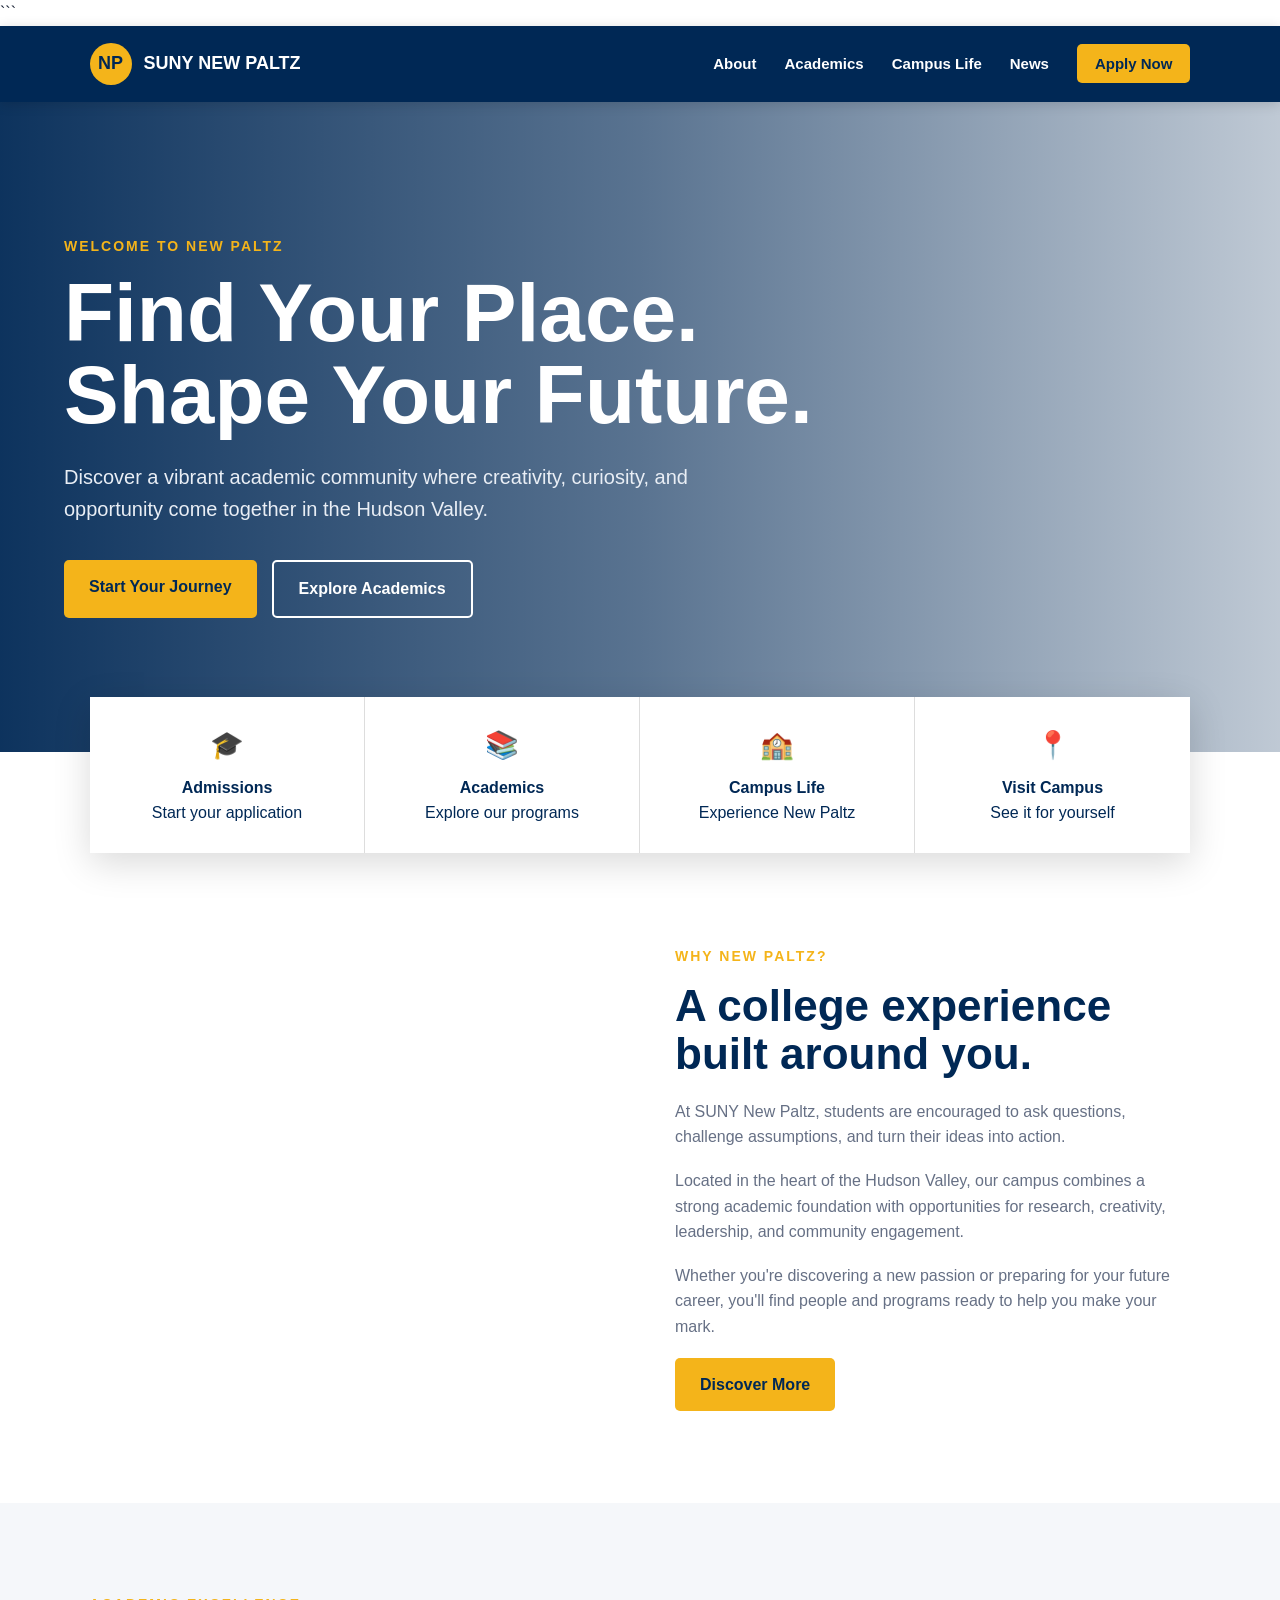
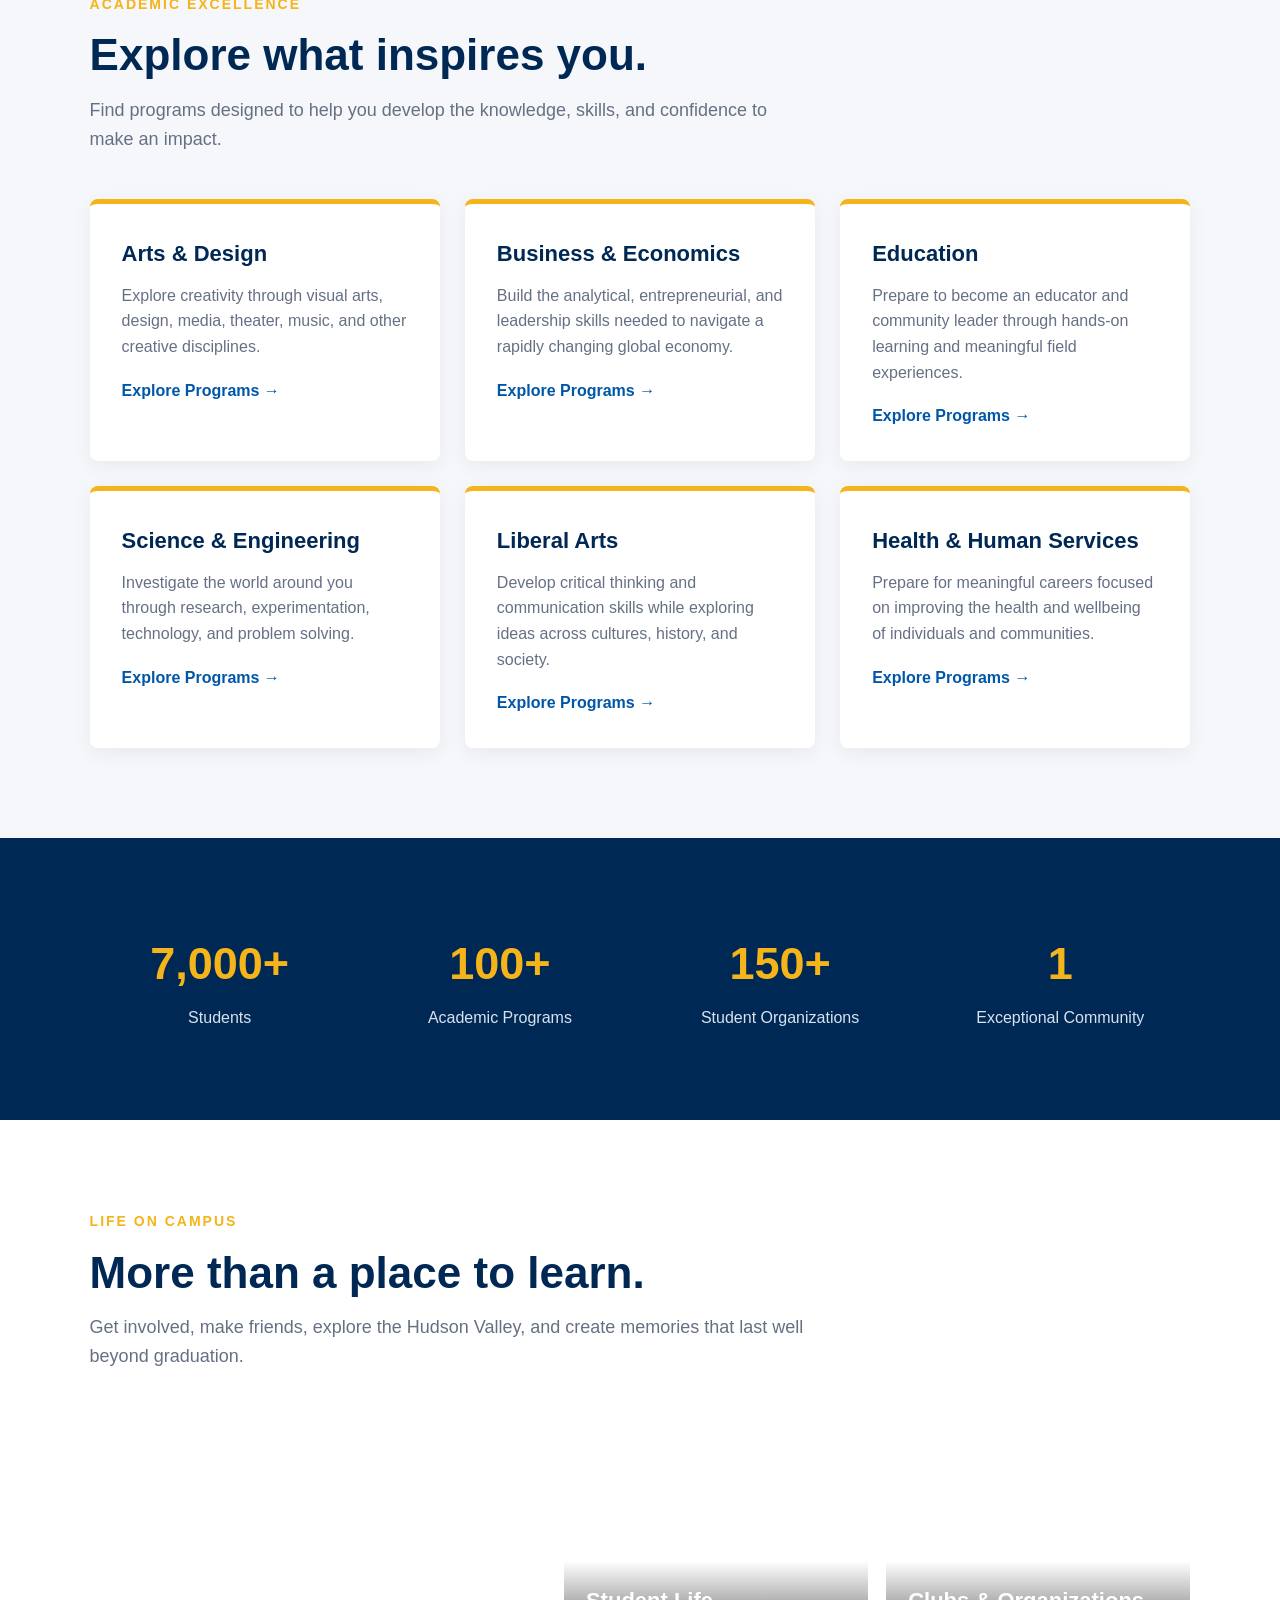
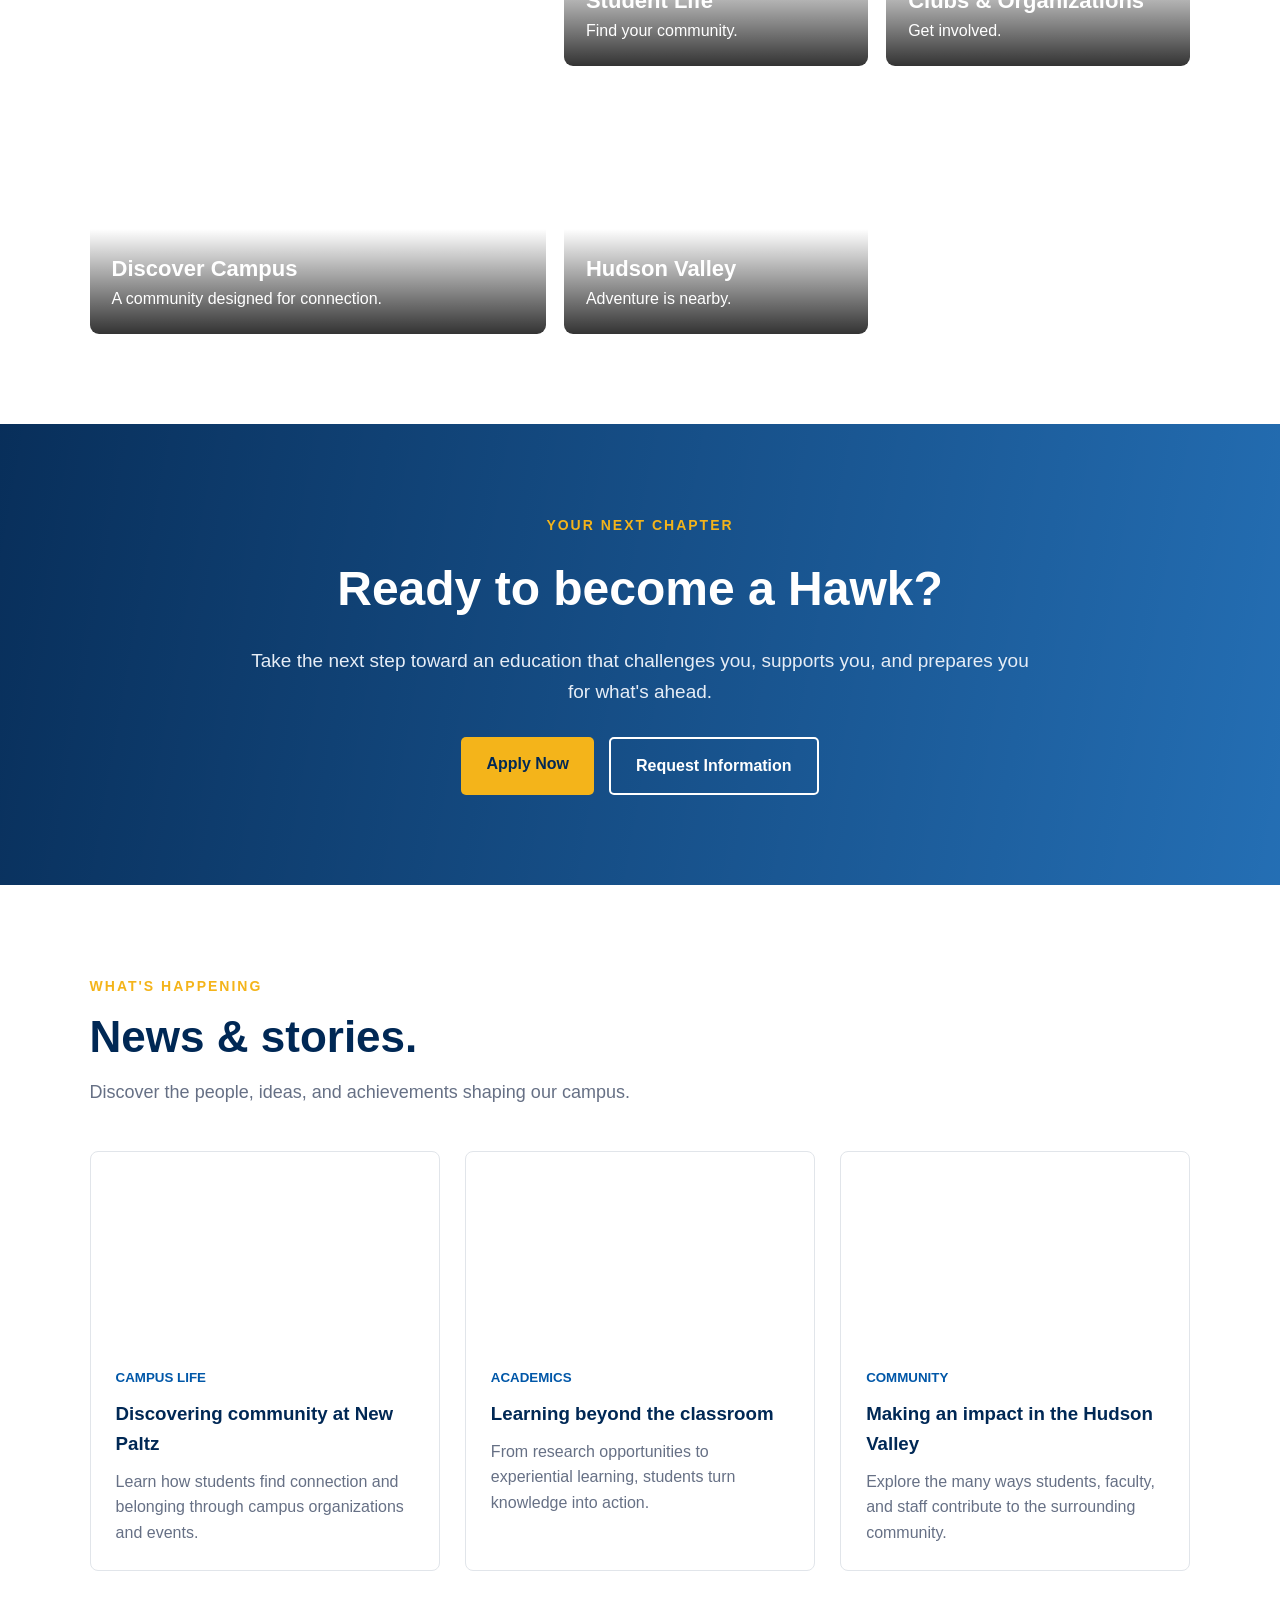
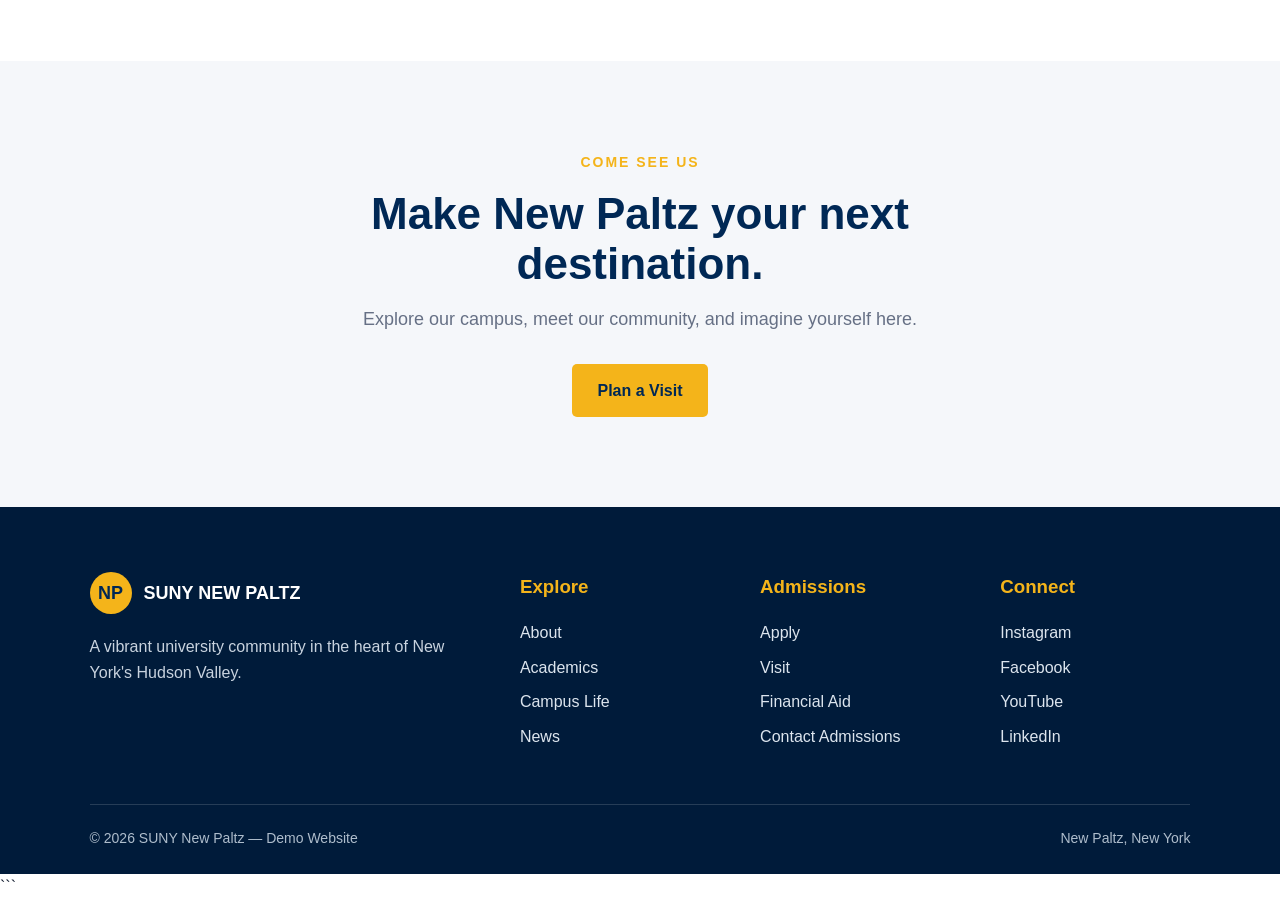
<file: index.html>
```
<!DOCTYPE html>
<html lang="en">
<head>
  <meta charset="UTF-8">
  <meta name="viewport" content="width=device-width, initial-scale=1.0">
  <title>SUNY New Paltz | Discover Your Future</title>

  <style>
    * {
      margin: 0;
      padding: 0;
      box-sizing: border-box;
    }

    :root {
      --navy: #002855;
      --blue: #0057a8;
      --gold: #f4b41a;
      --light: #f5f7fa;
      --dark: #172033;
      --gray: #667085;
      --white: #ffffff;
    }

    html {
      scroll-behavior: smooth;
    }

    body {
      font-family: Arial, Helvetica, sans-serif;
      color: var(--dark);
      line-height: 1.6;
      background: white;
    }

    /* NAVIGATION */
    nav {
      position: sticky;
      top: 0;
      z-index: 1000;
      background: var(--navy);
      color: white;
      height: 76px;
      display: flex;
      align-items: center;
      justify-content: space-between;
      padding: 0 7%;
      box-shadow: 0 2px 12px rgba(0,0,0,.15);
    }

    .logo {
      display: flex;
      align-items: center;
      gap: 12px;
      font-weight: bold;
      font-size: 18px;
    }

    .logo-mark {
      width: 42px;
      height: 42px;
      background: var(--gold);
      color: var(--navy);
      display: flex;
      align-items: center;
      justify-content: center;
      border-radius: 50%;
      font-weight: 900;
    }

    .nav-links {
      display: flex;
      list-style: none;
      gap: 28px;
    }

    .nav-links a {
      color: white;
      text-decoration: none;
      font-weight: 600;
      font-size: 15px;
      transition: .2s;
    }

    .nav-links a:hover {
      color: var(--gray);
    }

    .nav-button {
      background: var(--gold);
      color: var(--navy) !important;
      padding: 11px 18px;
      border-radius: 5px;
    }

    .menu {
      display: none;
      font-size: 28px;
      cursor: pointer;
    }

    /* HERO */
    .hero {
      min-height: 650px;
      position: relative;
      display: flex;
      align-items: center;
      color: white;
      overflow: hidden;
      background:
        linear-gradient(90deg, rgba(0,40,85,.95), rgba(0,40,85,.65), rgba(0,40,85,.25)),
        url("https://images.unsplash.com/photo-1562774053-701939374585?auto=format&fit=crop&w=1800&q=80")
        center/cover;
    }

    .hero-content {
      width: 90%;
      max-width: 1200px;
      margin: auto;
      padding: 70px 0;
    }

    .eyebrow {
      color: var(--gold);
      text-transform: uppercase;
      letter-spacing: 2px;
      font-size: 14px;
      font-weight: bold;
      margin-bottom: 15px;
    }

    .hero h1 {
      font-size: clamp(48px, 7vw, 82px);
      line-height: 1;
      max-width: 850px;
      margin-bottom: 25px;
    }

    .hero p {
      max-width: 650px;
      font-size: 20px;
      color: #e9eef5;
      margin-bottom: 35px;
    }

    .buttons {
      display: flex;
      gap: 15px;
      flex-wrap: wrap;
    }

    .btn {
      display: inline-block;
      padding: 14px 25px;
      text-decoration: none;
      border-radius: 5px;
      font-weight: bold;
      transition: .25s;
    }

    .btn-primary {
      background: var(--gold);
      color: var(--navy);
    }

    .btn-primary:hover {
      transform: translateY(-2px);
      background: #ffd05a;
    }

    .btn-outline {
      border: 2px solid white;
      color: white;
    }

    .btn-outline:hover {
      background: white;
      color: var(--navy);
    }

    /* QUICK LINKS */
    .quick-links {
      background: white;
      margin-top: -55px;
      position: relative;
      z-index: 5;
      width: 86%;
      max-width: 1100px;
      margin-left: auto;
      margin-right: auto;
      box-shadow: 0 10px 35px rgba(0,0,0,.15);
      display: grid;
      grid-template-columns: repeat(4, 1fr);
    }

    .quick-link {
      padding: 27px 20px;
      text-align: center;
      text-decoration: none;
      color: var(--navy);
      border-right: 1px solid #ddd;
      transition: .2s;
    }

    .quick-link:last-child {
      border: none;
    }

    .quick-link:hover {
      background: var(--light);
    }

    .quick-link .icon {
      font-size: 27px;
      margin-bottom: 8px;
    }

    .quick-link strong {
      display: block;
    }

    /* GENERAL */
    section {
      padding: 90px 7%;
    }

    .section-header {
      max-width: 720px;
      margin-bottom: 45px;
    }

    .section-header h2 {
      font-size: 44px;
      line-height: 1.15;
      color: var(--navy);
      margin-bottom: 15px;
    }

    .section-header p {
      color: var(--gray);
      font-size: 18px;
    }

    /* ABOUT */
    .about {
      display: grid;
      grid-template-columns: 1fr 1fr;
      gap: 70px;
      align-items: center;
      max-width: 1250px;
      margin: auto;
    }

    .about-image {
      height: 470px;
      border-radius: 10px;
      background:
        url("https://images.unsplash.com/photo-1541339907198-e08756dedf3f?auto=format&fit=crop&w=1000&q=80")
        center/cover;
    }

    .about-text h2 {
      font-size: 44px;
      color: var(--navy);
      line-height: 1.1;
      margin-bottom: 20px;
    }

    .about-text p {
      color: var(--gray);
      margin-bottom: 18px;
    }

    /* PROGRAMS */
    .programs-section {
      background: var(--light);
    }

    .program-grid {
      max-width: 1250px;
      margin: auto;
      display: grid;
      grid-template-columns: repeat(3, 1fr);
      gap: 25px;
    }

    .program-card {
      background: white;
      padding: 32px;
      border-radius: 8px;
      border-top: 5px solid var(--gold);
      box-shadow: 0 5px 20px rgba(0,0,0,.06);
      transition: .25s;
    }

    .program-card:hover {
      transform: translateY(-6px);
      box-shadow: 0 15px 30px rgba(0,0,0,.12);
    }

    .program-card h3 {
      color: var(--navy);
      margin-bottom: 12px;
      font-size: 22px;
    }

    .program-card p {
      color: var(--gray);
      margin-bottom: 18px;
    }

    .program-card a {
      color: var(--blue);
      font-weight: bold;
      text-decoration: none;
    }

    /* STATS */
    .stats {
      background: var(--navy);
      color: white;
      display: grid;
      grid-template-columns: repeat(4, 1fr);
      text-align: center;
      gap: 20px;
    }

    .stat h3 {
      color: var(--gold);
      font-size: 45px;
      margin-bottom: 5px;
    }

    .stat p {
      color: #d8e2ef;
    }

    /* CAMPUS */
    .campus-grid {
      max-width: 1250px;
      margin: auto;
      display: grid;
      grid-template-columns: 1.5fr 1fr 1fr;
      grid-template-rows: 250px 250px;
      gap: 18px;
    }

    .campus-card {
      border-radius: 9px;
      overflow: hidden;
      position: relative;
      background-size: cover;
      background-position: center;
    }

    .campus-card:first-child {
      grid-row: span 2;
      background-image:
        url("https://images.unsplash.com/photo-1576495199011-eb94736d05d6?auto=format&fit=crop&w=1000&q=80");
    }

    .campus-card:nth-child(2) {
      background-image:
        url("https://images.unsplash.com/photo-1519452575417-564c1401ecc0?auto=format&fit=crop&w=800&q=80");
    }

    .campus-card:nth-child(3) {
      background-image:
        url("https://images.unsplash.com/photo-1531482615713-2afd69097998?auto=format&fit=crop&w=800&q=80");
    }

    .campus-card:nth-child(4) {
      background-image:
        url("https://images.unsplash.com/photo-1500530855697-b586d89ba3ee?auto=format&fit=crop&w=800&q=80");
    }

    .campus-overlay {
      position: absolute;
      bottom: 0;
      left: 0;
      right: 0;
      padding: 22px;
      color: white;
      background: linear-gradient(transparent, rgba(0,0,0,.8));
    }

    .campus-overlay h3 {
      font-size: 22px;
    }

    /* ADMISSIONS */
    .admissions {
      background:
        linear-gradient(100deg, rgba(0,40,85,.97), rgba(0,87,168,.86)),
        url("https://images.unsplash.com/photo-1523050854058-8df90110c9f1?auto=format&fit=crop&w=1600&q=80")
        center/cover;
      color: white;
      text-align: center;
    }

    .admissions-content {
      max-width: 800px;
      margin: auto;
    }

    .admissions h2 {
      font-size: 48px;
      margin-bottom: 18px;
    }

    .admissions p {
      color: #e6edf6;
      font-size: 19px;
      margin-bottom: 30px;
    }

    /* NEWS */
    .news-grid {
      max-width: 1250px;
      margin: auto;
      display: grid;
      grid-template-columns: repeat(3, 1fr);
      gap: 25px;
    }

    .news-card {
      border: 1px solid #e1e5ea;
      border-radius: 8px;
      overflow: hidden;
      background: white;
    }

    .news-image {
      height: 190px;
      background-size: cover;
      background-position: center;
    }

    .news-card:nth-child(1) .news-image {
      background-image: url("https://images.unsplash.com/photo-1523240795612-9a054b0db644?auto=format&fit=crop&w=800&q=80");
    }

    .news-card:nth-child(2) .news-image {
      background-image: url("https://images.unsplash.com/photo-1524178232363-1fb2b075b655?auto=format&fit=crop&w=800&q=80");
    }

    .news-card:nth-child(3) .news-image {
      background-image: url("https://images.unsplash.com/photo-1498243691581-b145c3f54a5a?auto=format&fit=crop&w=800&q=80");
    }

    .news-content {
      padding: 25px;
    }

    .news-content small {
      color: var(--blue);
      font-weight: bold;
    }

    .news-content h3 {
      color: var(--navy);
      margin: 10px 0;
    }

    .news-content p {
      color: var(--gray);
    }

    /* FOOTER */
    footer {
      background: #001b3a;
      color: white;
      padding: 65px 7% 25px;
    }

    .footer-grid {
      max-width: 1250px;
      margin: auto;
      display: grid;
      grid-template-columns: 2fr 1fr 1fr 1fr;
      gap: 50px;
    }

    footer h3 {
      margin-bottom: 18px;
      color: var(--gold);
    }

    footer p {
      color: #c8d3df;
    }

    footer ul {
      list-style: none;
    }

    footer li {
      margin-bottom: 9px;
    }

    footer a {
      color: #dce5ee;
      text-decoration: none;
    }

    footer a:hover {
      color: var(--gold);
    }

    .footer-bottom {
      max-width: 1250px;
      margin: 45px auto 0;
      padding-top: 22px;
      border-top: 1px solid rgba(255,255,255,.15);
      color: #aebdcc;
      font-size: 14px;
      display: flex;
      justify-content: space-between;
    }

    /* MOBILE */
    @media (max-width: 850px) {
      nav {
        padding: 0 5%;
      }

      .nav-links {
        display: none;
        position: absolute;
        top: 76px;
        left: 0;
        width: 100%;
        background: var(--navy);
        flex-direction: column;
        padding: 25px;
        gap: 18px;
      }

      .nav-links.active {
        display: flex;
      }

      .menu {
        display: block;
      }

      .quick-links {
        grid-template-columns: repeat(2, 1fr);
      }

      .quick-link:nth-child(2) {
        border-right: none;
      }

      .quick-link:nth-child(-n+2) {
        border-bottom: 1px solid #ddd;
      }

      .about {
        grid-template-columns: 1fr;
      }

      .program-grid,
      .news-grid {
        grid-template-columns: 1fr;
      }

      .stats {
        grid-template-columns: repeat(2, 1fr);
      }

      .campus-grid {
        grid-template-columns: 1fr;
        grid-template-rows: repeat(4, 220px);
      }

      .campus-card:first-child {
        grid-row: auto;
      }

      .footer-grid {
        grid-template-columns: 1fr 1fr;
      }

      .footer-bottom {
        flex-direction: column;
        gap: 10px;
      }
    }

    @media (max-width: 500px) {
      .hero {
        min-height: 600px;
      }

      .hero h1 {
        font-size: 46px;
      }

      .quick-links {
        width: 92%;
      }

      section {
        padding: 65px 5%;
      }

      .section-header h2,
      .about-text h2 {
        font-size: 35px;
      }

      .admissions h2 {
        font-size: 36px;
      }

      .footer-grid {
        grid-template-columns: 1fr;
      }
    }
  </style>
</head>

<body>

  <!-- NAVIGATION -->
  <nav>
    <div class="logo">
      <div class="logo-mark">NP</div>
      <span>SUNY NEW PALTZ</span>
    </div>

    <ul class="nav-links" id="navLinks">
      <li><a href="#about">About</a></li>
      <li><a href="academics.html">Academics</a></li>
      <li><a href="#campus">Campus Life</a></li>
      <li><a href="#news">News</a></li>
      <li><a href="#admissions" class="nav-button">Apply Now</a></li>
    </ul>

    <div class="menu" onclick="toggleMenu()">☰</div>
  </nav>

  <!-- HERO -->
  <header class="hero">
    <div class="hero-content">
      <div class="eyebrow">Welcome to New Paltz</div>

      <h1>Find Your Place. Shape Your Future.</h1>

      <p>
        Discover a vibrant academic community where creativity,
        curiosity, and opportunity come together in the Hudson Valley.
      </p>

      <div class="buttons">
        <a href="#admissions" class="btn btn-primary">Start Your Journey</a>
        <a href="#academics" class="btn btn-outline">Explore Academics</a>
      </div>
    </div>
  </header>

  <!-- QUICK LINKS -->
  <div class="quick-links">
    <a href="#admissions" class="quick-link">
      <div class="icon">🎓</div>
      <strong>Admissions</strong>
      <span>Start your application</span>
    </a>

    <a href="#academics" class="quick-link">
      <div class="icon">📚</div>
      <strong>Academics</strong>
      <span>Explore our programs</span>
    </a>

    <a href="#campus" class="quick-link">
      <div class="icon">🏫</div>
      <strong>Campus Life</strong>
      <span>Experience New Paltz</span>
    </a>

    <a href="#visit" class="quick-link">
      <div class="icon">📍</div>
      <strong>Visit Campus</strong>
      <span>See it for yourself</span>
    </a>
  </div>

  <!-- ABOUT -->
  <section id="about">
    <div class="about">

      <div class="about-image"></div>

      <div class="about-text">
        <div class="eyebrow">Why New Paltz?</div>

        <h2>A college experience built around you.</h2>

        <p>
          At SUNY New Paltz, students are encouraged to ask questions,
          challenge assumptions, and turn their ideas into action.
        </p>

        <p>
          Located in the heart of the Hudson Valley, our campus combines
          a strong academic foundation with opportunities for research,
          creativity, leadership, and community engagement.
        </p>

        <p>
          Whether you're discovering a new passion or preparing for your
          future career, you'll find people and programs ready to help
          you make your mark.
        </p>

        <a href="#academics" class="btn btn-primary">Discover More</a>
      </div>

    </div>
  </section>

  <!-- ACADEMICS -->
  <section id="academics" class="programs-section">

    <div class="section-header">
      <div class="eyebrow">Academic Excellence</div>
      <h2>Explore what inspires you.</h2>
      <p>
        Find programs designed to help you develop the knowledge,
        skills, and confidence to make an impact.
      </p>
    </div>

    <div class="program-grid">

      <div class="program-card">
        <h3>Arts & Design</h3>
        <p>
          Explore creativity through visual arts, design, media,
          theater, music, and other creative disciplines.
        </p>
        <a href="#">Explore Programs →</a>
      </div>

      <div class="program-card">
        <h3>Business & Economics</h3>
        <p>
          Build the analytical, entrepreneurial, and leadership skills
          needed to navigate a rapidly changing global economy.
        </p>
        <a href="#">Explore Programs →</a>
      </div>

      <div class="program-card">
        <h3>Education</h3>
        <p>
          Prepare to become an educator and community leader through
          hands-on learning and meaningful field experiences.
        </p>
        <a href="#">Explore Programs →</a>
      </div>

      <div class="program-card">
        <h3>Science & Engineering</h3>
        <p>
          Investigate the world around you through research,
          experimentation, technology, and problem solving.
        </p>
        <a href="#">Explore Programs →</a>
      </div>

      <div class="program-card">
        <h3>Liberal Arts</h3>
        <p>
          Develop critical thinking and communication skills while
          exploring ideas across cultures, history, and society.
        </p>
        <a href="#">Explore Programs →</a>
      </div>

      <div class="program-card">
        <h3>Health & Human Services</h3>
        <p>
          Prepare for meaningful careers focused on improving the
          health and wellbeing of individuals and communities.
        </p>
        <a href="#">Explore Programs →</a>
      </div>

    </div>
  </section>

  <!-- STATS -->
  <section class="stats">

    <div class="stat">
      <h3>7,000+</h3>
      <p>Students</p>
    </div>

    <div class="stat">
      <h3>100+</h3>
      <p>Academic Programs</p>
    </div>

    <div class="stat">
      <h3>150+</h3>
      <p>Student Organizations</p>
    </div>

    <div class="stat">
      <h3>1</h3>
      <p>Exceptional Community</p>
    </div>

  </section>

  <!-- CAMPUS -->
  <section id="campus">

    <div class="section-header">
      <div class="eyebrow">Life on Campus</div>
      <h2>More than a place to learn.</h2>
      <p>
        Get involved, make friends, explore the Hudson Valley,
        and create memories that last well beyond graduation.
      </p>
    </div>

    <div class="campus-grid">

      <div class="campus-card">
        <div class="campus-overlay">
          <h3>Discover Campus</h3>
          <p>A community designed for connection.</p>
        </div>
      </div>

      <div class="campus-card">
        <div class="campus-overlay">
          <h3>Student Life</h3>
          <p>Find your community.</p>
        </div>
      </div>

      <div class="campus-card">
        <div class="campus-overlay">
          <h3>Clubs & Organizations</h3>
          <p>Get involved.</p>
        </div>
      </div>

      <div class="campus-card">
        <div class="campus-overlay">
          <h3>Hudson Valley</h3>
          <p>Adventure is nearby.</p>
        </div>
      </div>

    </div>
  </section>

  <!-- ADMISSIONS -->
  <section id="admissions" class="admissions">

    <div class="admissions-content">

      <div class="eyebrow">Your Next Chapter</div>

      <h2>Ready to become a Hawk?</h2>

      <p>
        Take the next step toward an education that challenges you,
        supports you, and prepares you for what's ahead.
      </p>

      <div class="buttons" style="justify-content:center;">
        <a href="#" class="btn btn-primary">Apply Now</a>
        <a href="#" class="btn btn-outline">Request Information</a>
      </div>

    </div>

  </section>

  <!-- NEWS -->
  <section id="news">

    <div class="section-header">
      <div class="eyebrow">What's Happening</div>
      <h2>News & stories.</h2>
      <p>
        Discover the people, ideas, and achievements shaping our campus.
      </p>
    </div>

    <div class="news-grid">

      <article class="news-card">
        <div class="news-image"></div>
        <div class="news-content">
          <small>CAMPUS LIFE</small>
          <h3>Discovering community at New Paltz</h3>
          <p>
            Learn how students find connection and belonging through
            campus organizations and events.
          </p>
        </div>
      </article>

      <article class="news-card">
        <div class="news-image"></div>
        <div class="news-content">
          <small>ACADEMICS</small>
          <h3>Learning beyond the classroom</h3>
          <p>
            From research opportunities to experiential learning,
            students turn knowledge into action.
          </p>
        </div>
      </article>

      <article class="news-card">
        <div class="news-image"></div>
        <div class="news-content">
          <small>COMMUNITY</small>
          <h3>Making an impact in the Hudson Valley</h3>
          <p>
            Explore the many ways students, faculty, and staff
            contribute to the surrounding community.
          </p>
        </div>
      </article>

    </div>

  </section>

  <!-- VISIT -->
  <section id="visit" style="background:#f5f7fa;text-align:center;">

    <div class="section-header" style="margin:0 auto 30px;">
      <div class="eyebrow">Come See Us</div>
      <h2>Make New Paltz your next destination.</h2>
      <p>
        Explore our campus, meet our community, and imagine yourself
        here.
      </p>
    </div>

    <a href="#" class="btn btn-primary">Plan a Visit</a>

  </section>

  <!-- FOOTER -->
  <footer>

    <div class="footer-grid">

      <div>
        <div class="logo" style="margin-bottom:20px;">
          <div class="logo-mark">NP</div>
          <span>SUNY NEW PALTZ</span>
        </div>

        <p>
          A vibrant university community in the heart of
          New York's Hudson Valley.
        </p>
      </div>

      <div>
        <h3>Explore</h3>
        <ul>
          <li><a href="#about">About</a></li>
          <li><a href="#academics">Academics</a></li>
          <li><a href="#campus">Campus Life</a></li>
          <li><a href="#news">News</a></li>
        </ul>
      </div>

      <div>
        <h3>Admissions</h3>
        <ul>
          <li><a href="#">Apply</a></li>
          <li><a href="#">Visit</a></li>
          <li><a href="#">Financial Aid</a></li>
          <li><a href="#">Contact Admissions</a></li>
        </ul>
      </div>

      <div>
        <h3>Connect</h3>
        <ul>
          <li><a href="#">Instagram</a></li>
          <li><a href="#">Facebook</a></li>
          <li><a href="#">YouTube</a></li>
          <li><a href="#">LinkedIn</a></li>
        </ul>
      </div>

    </div>

    <div class="footer-bottom">
      <span>© 2026 SUNY New Paltz — Demo Website</span>
      <span>New Paltz, New York</span>
    </div>

  </footer>

  <script>
    function toggleMenu() {
      document.getElementById("navLinks").classList.toggle("active");
    }

    document.querySelectorAll(".nav-links a").forEach(link => {
      link.addEventListener("click", () => {
        document.getElementById("navLinks").classList.remove("active");
      });
    });
  </script>

</body>
</html>
```
</file>
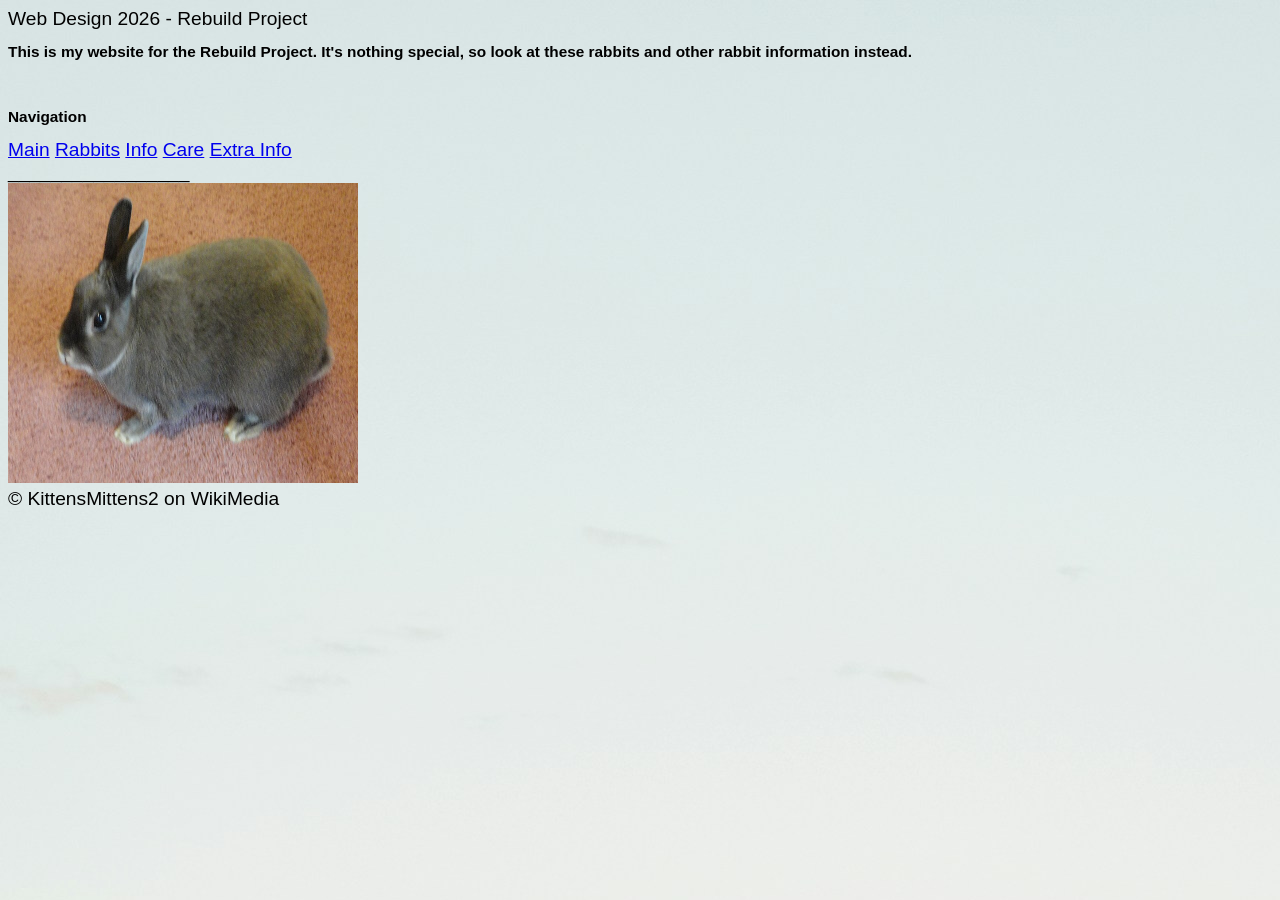
<file: midterm-site/index.html>
<!DOCTYPE html>
<html lang="en">

<head>
    <meta charset="UTF-8">
    <meta name="viewport" content="width=device-width, initial-scale=1.0">
    <title>Web Design 2026</title>
    <link rel="stylesheet" href="styles.css">

</head>

<body>

Web Design 2026 - Rebuild Project


<h2> This is my website for the Rebuild Project. 
    It's nothing special, so look at these rabbits and other 
    rabbit information instead.</h2>


<br>
<h2> Navigation</h2>
<a href="index.html">Main</a>
<a href="rabbits.html">Rabbits</a>
<a href="info.html">Info</a>
<a href="care.html">Care</a>
<a href="external.html">Extra Info</a>  

<br>

_________________
<br>
<img src="holly_rabbit.jpg" alt="a picture of a small,
 dark gray rabbit." width="350" height="300">
<br>
© KittensMittens2 on WikiMedia


</body>
</html>
</file>
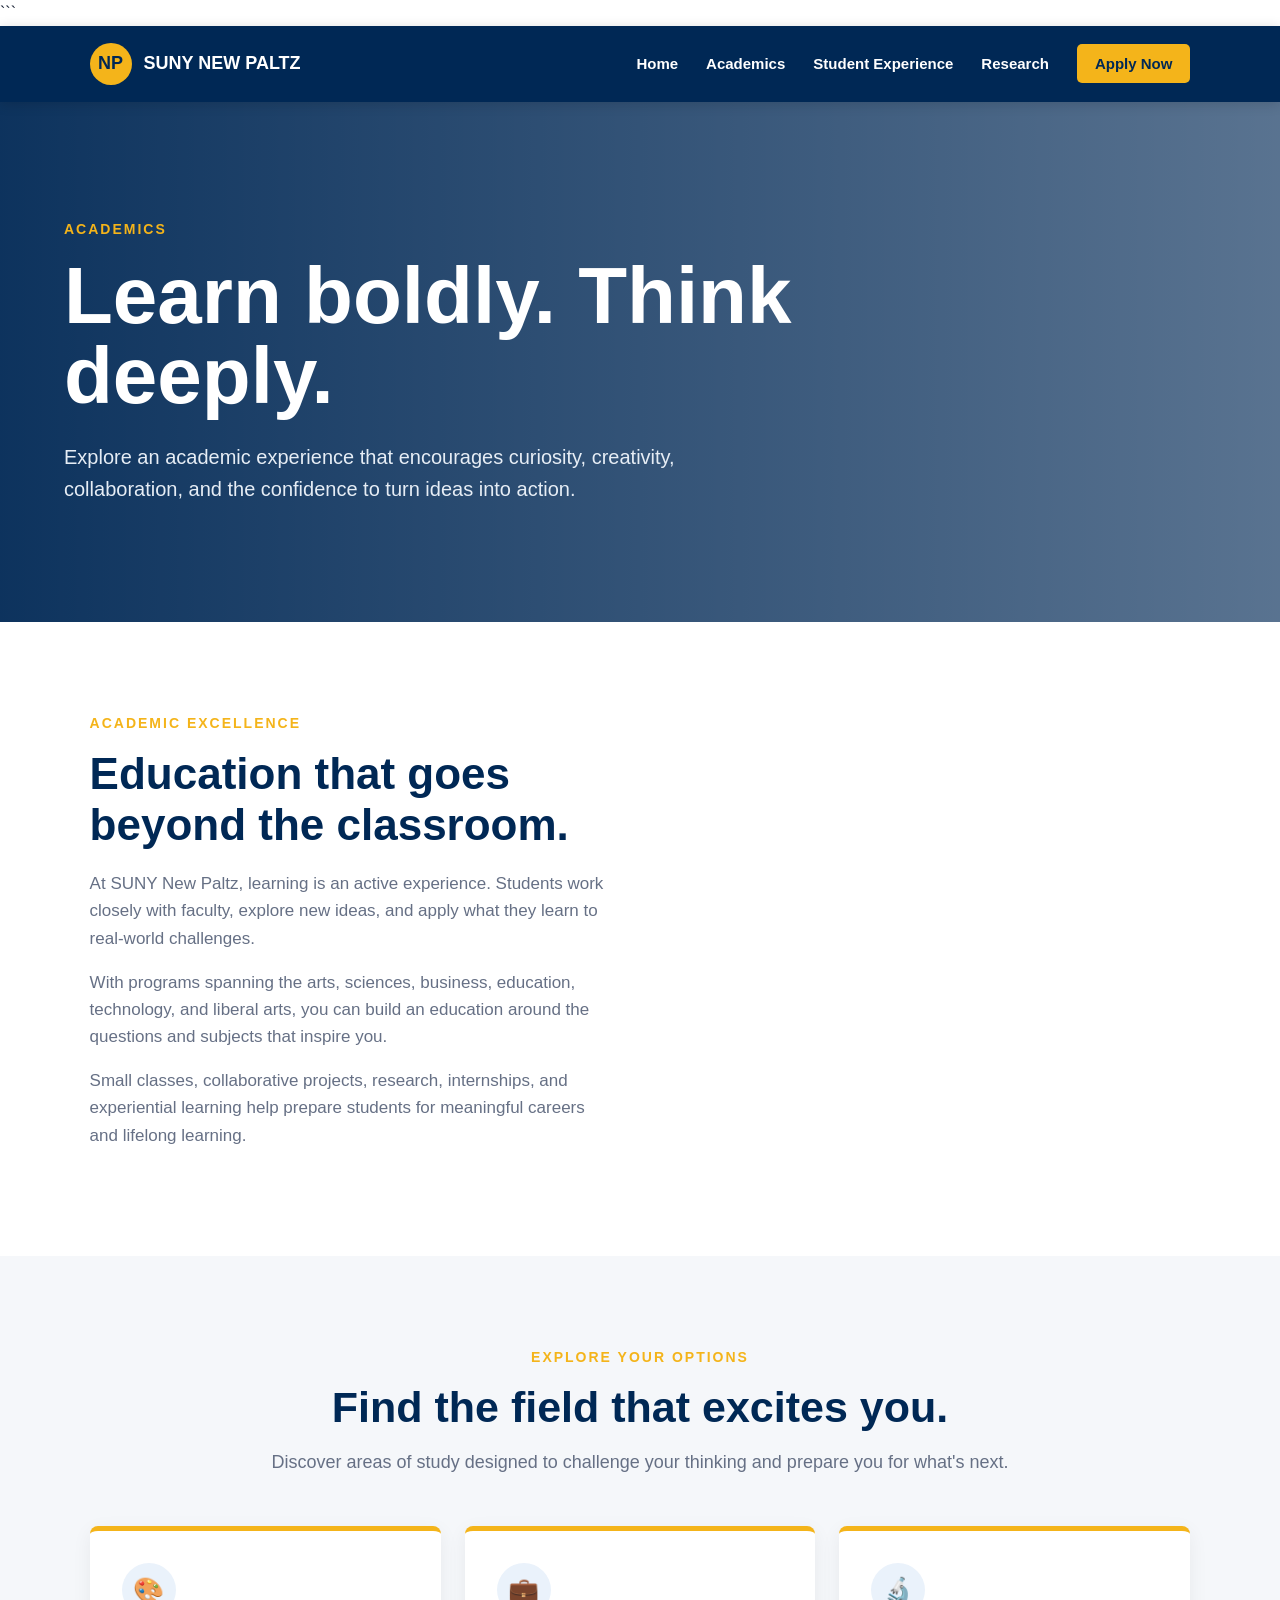
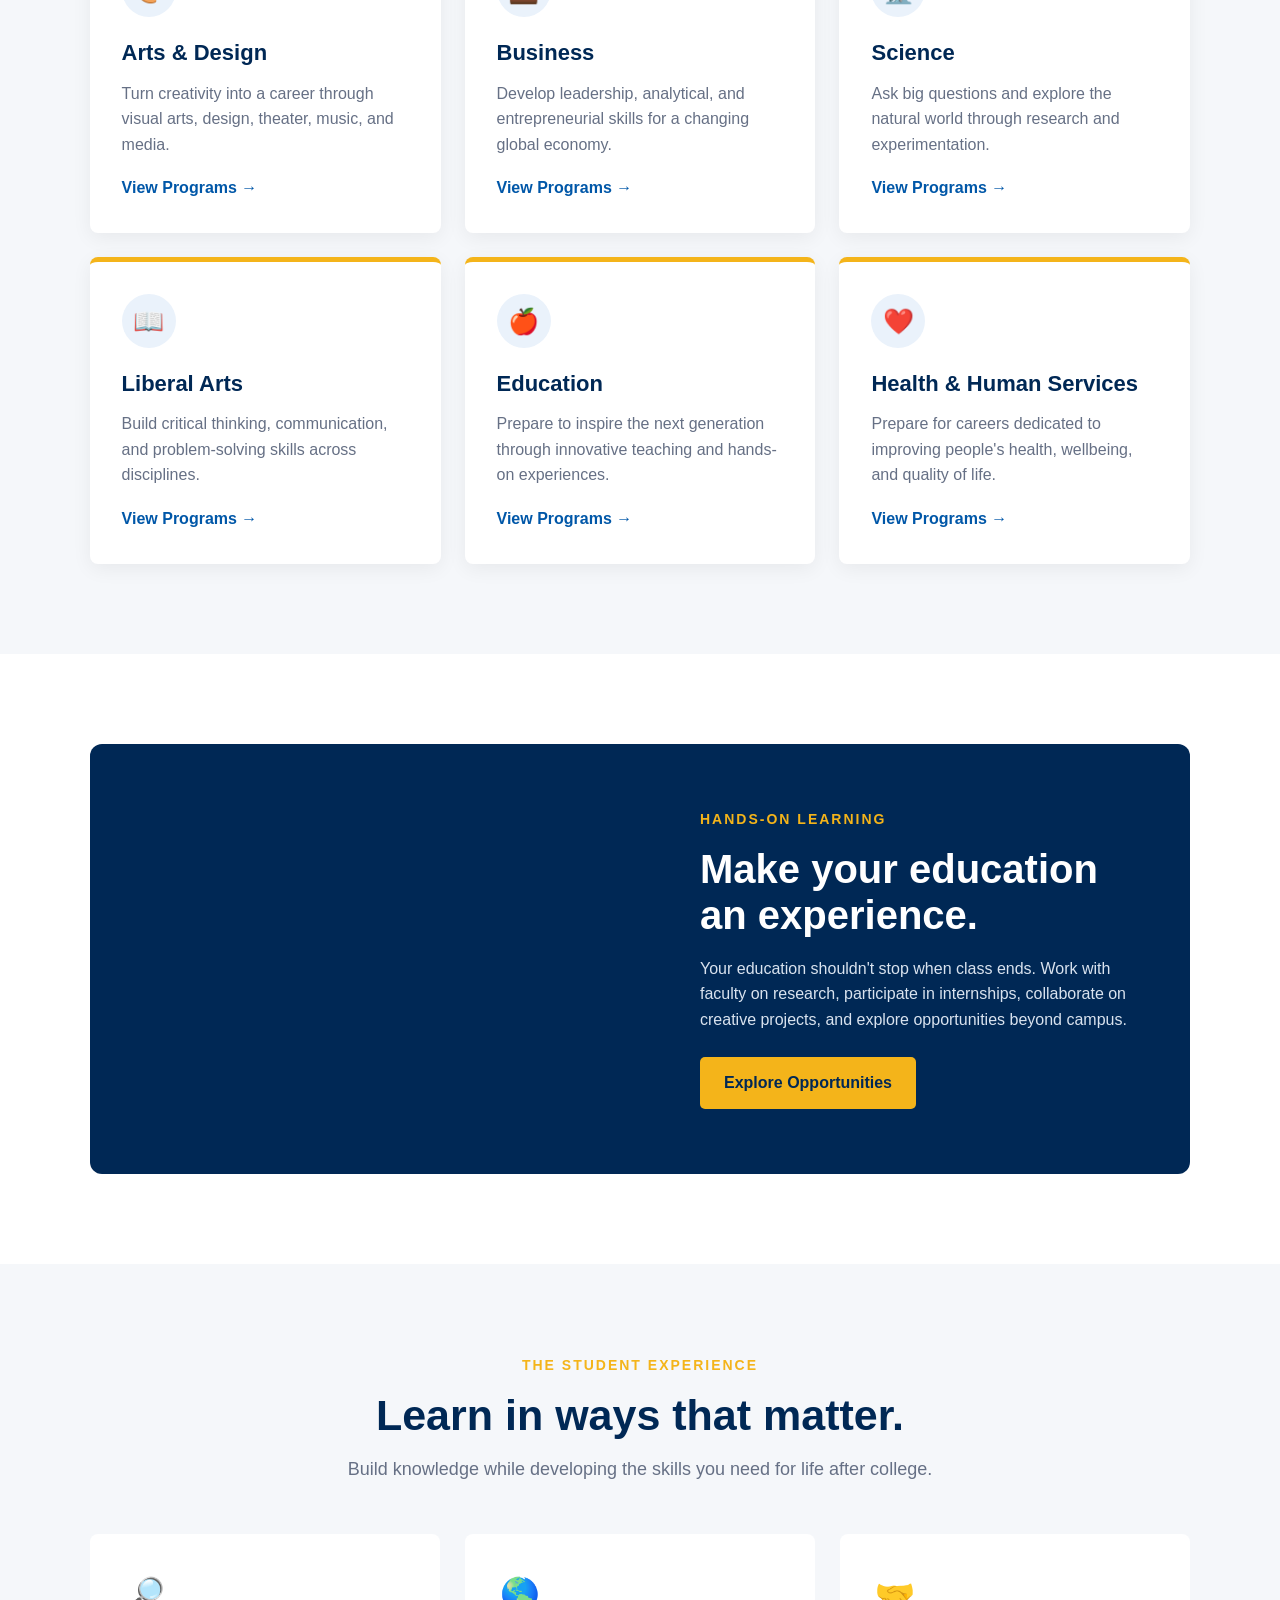
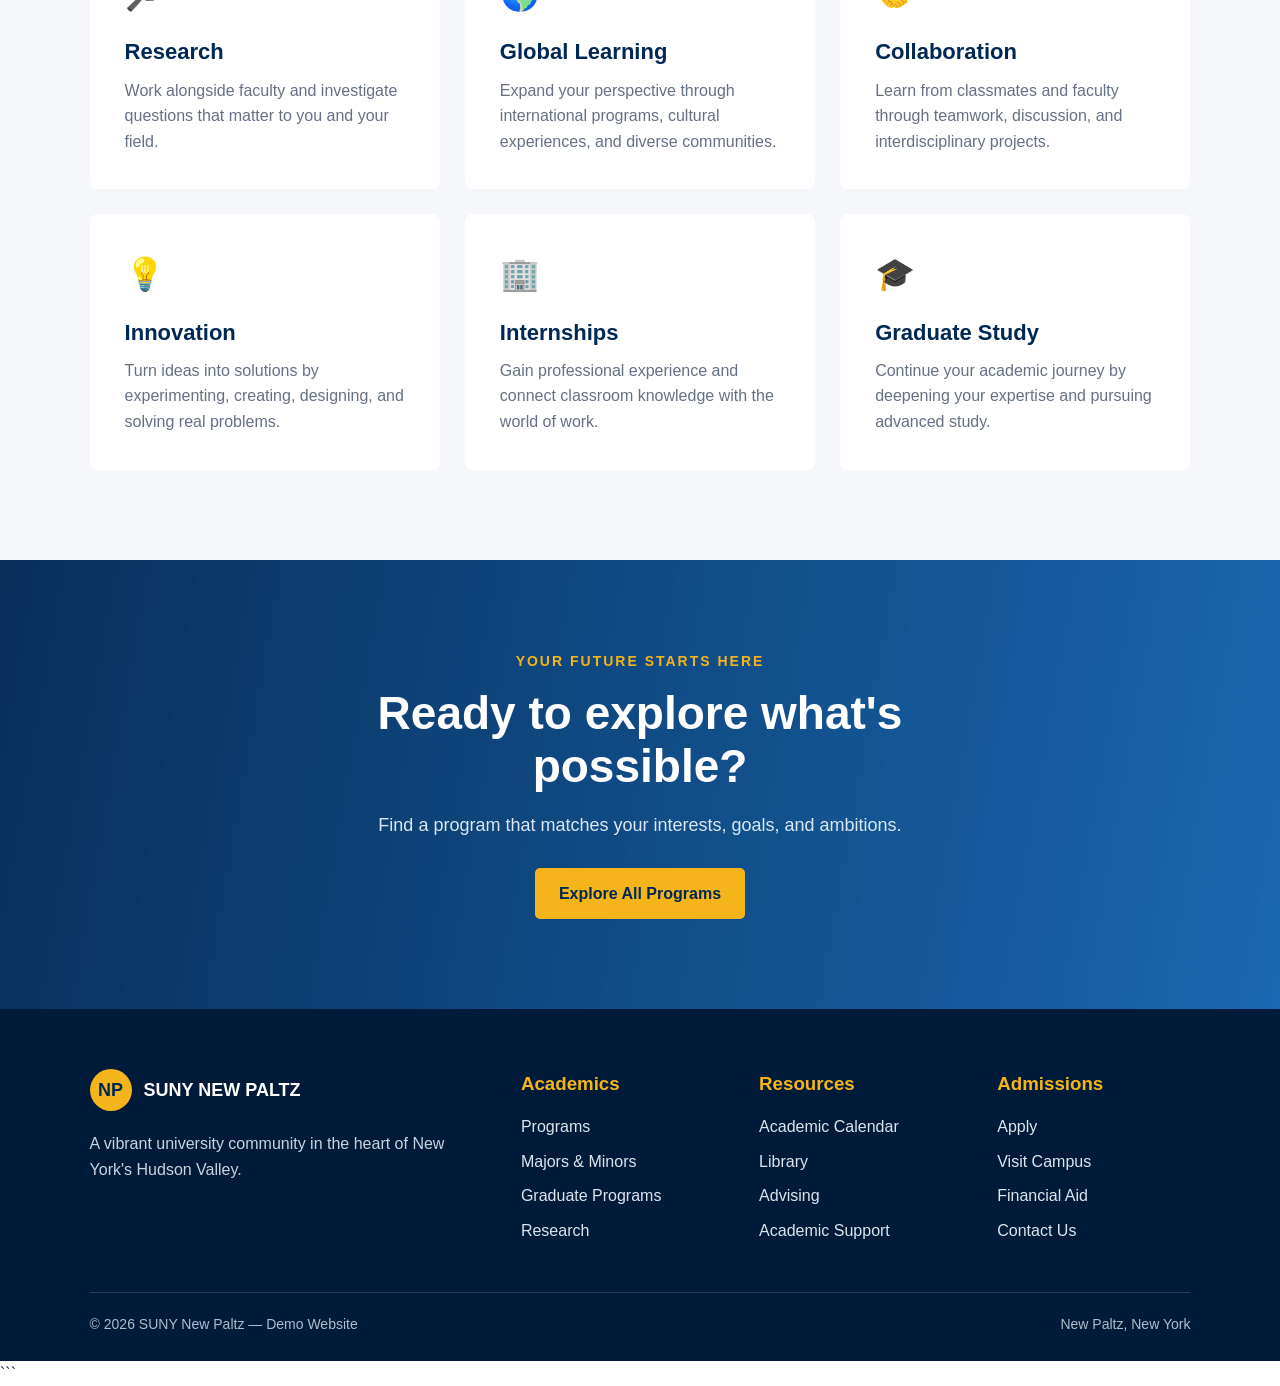
<file: academics.html>
```
<!DOCTYPE html>
<html lang="en">
<head>
  <meta charset="UTF-8">
  <meta name="viewport" content="width=device-width, initial-scale=1.0">
  <title>Academics | SUNY New Paltz</title>

  <style>
    * {
      margin: 0;
      padding: 0;
      box-sizing: border-box;
    }

    :root {
      --navy: #002855;
      --blue: #0057a8;
      --gold: #f4b41a;
      --light: #f5f7fa;
      --dark: #172033;
      --gray: #667085;
      --white: #ffffff;
    }

    html {
      scroll-behavior: smooth;
    }

    body {
      font-family: Arial, Helvetica, sans-serif;
      color: var(--dark);
      line-height: 1.6;
    }

    /* NAVIGATION */
    nav {
      position: sticky;
      top: 0;
      z-index: 1000;
      height: 76px;
      background: var(--navy);
      color: white;
      display: flex;
      align-items: center;
      justify-content: space-between;
      padding: 0 7%;
      box-shadow: 0 2px 12px rgba(0,0,0,.15);
    }

    .logo {
      display: flex;
      align-items: center;
      gap: 12px;
      font-weight: bold;
      font-size: 18px;
    }

    .logo-mark {
      width: 42px;
      height: 42px;
      border-radius: 50%;
      background: var(--gold);
      color: var(--navy);
      display: flex;
      align-items: center;
      justify-content: center;
      font-weight: 900;
    }

    .nav-links {
      display: flex;
      align-items: center;
      gap: 28px;
      list-style: none;
    }

    .nav-links a {
      color: white;
      text-decoration: none;
      font-weight: 600;
      font-size: 15px;
    }

    .nav-links a:hover {
      color: var(--gold);
    }

    .apply-btn {
      background: var(--gold);
      color: var(--navy) !important;
      padding: 11px 18px;
      border-radius: 5px;
    }

    .menu {
      display: none;
      font-size: 28px;
      cursor: pointer;
    }

    /* HERO */
    .hero {
      min-height: 520px;
      display: flex;
      align-items: center;
      color: white;
      background:
        linear-gradient(
          90deg,
          rgba(0,40,85,.95),
          rgba(0,40,85,.65)
        ),
        url("https://images.unsplash.com/photo-1524178232363-1fb2b075b655?auto=format&fit=crop&w=1800&q=80")
        center/cover;
    }

    .hero-content {
      width: 90%;
      max-width: 1200px;
      margin: auto;
      padding: 80px 0;
    }

    .eyebrow {
      color: var(--gold);
      text-transform: uppercase;
      letter-spacing: 2px;
      font-size: 14px;
      font-weight: bold;
      margin-bottom: 15px;
    }

    .hero h1 {
      font-size: clamp(50px, 7vw, 80px);
      line-height: 1;
      max-width: 850px;
      margin-bottom: 25px;
    }

    .hero p {
      max-width: 700px;
      font-size: 20px;
      color: #e6edf5;
    }

    /* INTRO */
    .intro {
      padding: 90px 7%;
    }

    .intro-container {
      max-width: 1200px;
      margin: auto;
      display: grid;
      grid-template-columns: 1fr 1fr;
      gap: 70px;
      align-items: center;
    }

    .intro h2 {
      color: var(--navy);
      font-size: 44px;
      line-height: 1.15;
      margin-bottom: 20px;
    }

    .intro p {
      color: var(--gray);
      font-size: 17px;
      margin-bottom: 17px;
    }

    .intro-image {
      height: 440px;
      border-radius: 10px;
      background:
        url("https://images.unsplash.com/photo-1498243691581-b145c3f54a5a?auto=format&fit=crop&w=1000&q=80")
        center/cover;
    }

    /* PROGRAMS */
    .programs {
      background: var(--light);
      padding: 90px 7%;
    }

    .section-heading {
      max-width: 750px;
      margin: 0 auto 50px;
      text-align: center;
    }

    .section-heading h2 {
      color: var(--navy);
      font-size: 43px;
      line-height: 1.15;
      margin-bottom: 15px;
    }

    .section-heading p {
      color: var(--gray);
      font-size: 18px;
    }

    .program-grid {
      max-width: 1200px;
      margin: auto;
      display: grid;
      grid-template-columns: repeat(3, 1fr);
      gap: 24px;
    }

    .program-card {
      background: white;
      border-radius: 8px;
      padding: 32px;
      border-top: 5px solid var(--gold);
      box-shadow: 0 5px 20px rgba(0,0,0,.06);
      transition: .25s;
    }

    .program-card:hover {
      transform: translateY(-6px);
      box-shadow: 0 14px 30px rgba(0,0,0,.12);
    }

    .icon {
      width: 54px;
      height: 54px;
      display: flex;
      align-items: center;
      justify-content: center;
      background: #eaf2fb;
      color: var(--blue);
      border-radius: 50%;
      font-size: 25px;
      margin-bottom: 18px;
    }

    .program-card h3 {
      color: var(--navy);
      font-size: 22px;
      margin-bottom: 10px;
    }

    .program-card p {
      color: var(--gray);
      margin-bottom: 18px;
    }

    .program-card a {
      color: var(--blue);
      font-weight: bold;
      text-decoration: none;
    }

    /* EXPERIENCE */
    .experience {
      padding: 90px 7%;
    }

    .experience-container {
      max-width: 1200px;
      margin: auto;
      background: var(--navy);
      border-radius: 12px;
      overflow: hidden;
      color: white;
      display: grid;
      grid-template-columns: 1fr 1fr;
    }

    .experience-image {
      min-height: 430px;
      background:
        url("https://images.unsplash.com/photo-1531482615713-2afd69097998?auto=format&fit=crop&w=1000&q=80")
        center/cover;
    }

    .experience-content {
      padding: 60px;
      display: flex;
      flex-direction: column;
      justify-content: center;
    }

    .experience-content h2 {
      font-size: 40px;
      line-height: 1.15;
      margin-bottom: 18px;
    }

    .experience-content p {
      color: #d9e3ef;
      margin-bottom: 25px;
    }

    .btn {
      display: inline-block;
      width: fit-content;
      padding: 13px 24px;
      border-radius: 5px;
      text-decoration: none;
      font-weight: bold;
    }

    .btn-primary {
      background: var(--gold);
      color: var(--navy);
    }

    /* LEARNING */
    .learning {
      padding: 90px 7%;
      background: var(--light);
    }

    .learning-grid {
      max-width: 1200px;
      margin: auto;
      display: grid;
      grid-template-columns: repeat(3, 1fr);
      gap: 25px;
    }

    .learning-card {
      background: white;
      padding: 35px;
      border-radius: 8px;
    }

    .learning-card span {
      font-size: 32px;
    }

    .learning-card h3 {
      color: var(--navy);
      margin: 14px 0 8px;
      font-size: 22px;
    }

    .learning-card p {
      color: var(--gray);
    }

    /* CTA */
    .cta {
      padding: 90px 7%;
      text-align: center;
      color: white;
      background:
        linear-gradient(
          100deg,
          rgba(0,40,85,.97),
          rgba(0,87,168,.9)
        ),
        url("https://images.unsplash.com/photo-1523050854058-8df90110c9f1?auto=format&fit=crop&w=1600&q=80")
        center/cover;
    }

    .cta-content {
      max-width: 750px;
      margin: auto;
    }

    .cta h2 {
      font-size: 46px;
      line-height: 1.15;
      margin-bottom: 18px;
    }

    .cta p {
      color: #dce7f3;
      font-size: 18px;
      margin-bottom: 28px;
    }

    /* FOOTER */
    footer {
      background: #001b3a;
      color: white;
      padding: 60px 7% 25px;
    }

    .footer-grid {
      max-width: 1200px;
      margin: auto;
      display: grid;
      grid-template-columns: 2fr 1fr 1fr 1fr;
      gap: 45px;
    }

    footer h3 {
      color: var(--gold);
      margin-bottom: 15px;
    }

    footer p {
      color: #c8d3df;
    }

    footer ul {
      list-style: none;
    }

    footer li {
      margin-bottom: 9px;
    }

    footer a {
      color: #dce5ee;
      text-decoration: none;
    }

    footer a:hover {
      color: var(--gold);
    }

    .footer-bottom {
      max-width: 1200px;
      margin: 40px auto 0;
      padding-top: 20px;
      border-top: 1px solid rgba(255,255,255,.15);
      display: flex;
      justify-content: space-between;
      color: #aebdcc;
      font-size: 14px;
    }

    /* MOBILE */
    @media (max-width: 850px) {

      nav {
        padding: 0 5%;
      }

      .nav-links {
        display: none;
        position: absolute;
        top: 76px;
        left: 0;
        width: 100%;
        background: var(--navy);
        flex-direction: column;
        align-items: flex-start;
        padding: 25px;
      }

      .nav-links.active {
        display: flex;
      }

      .menu {
        display: block;
      }

      .intro-container,
      .experience-container {
        grid-template-columns: 1fr;
      }

      .program-grid,
      .learning-grid {
        grid-template-columns: 1fr;
      }

      .experience-image {
        min-height: 300px;
      }

      .footer-grid {
        grid-template-columns: 1fr 1fr;
      }

      .footer-bottom {
        flex-direction: column;
        gap: 10px;
      }
    }

    @media (max-width: 500px) {

      .hero h1 {
        font-size: 48px;
      }

      .intro h2,
      .section-heading h2 {
        font-size: 35px;
      }

      .experience-content {
        padding: 40px 30px;
      }

      .experience-content h2,
      .cta h2 {
        font-size: 34px;
      }

      .footer-grid {
        grid-template-columns: 1fr;
      }
    }
  </style>
</head>

<body>

  <!-- NAVIGATION -->
  <nav>

    <div class="logo">
      <div class="logo-mark">NP</div>
      <span>SUNY NEW PALTZ</span>
    </div>

    <ul class="nav-links" id="navLinks">
      <li><a href="index.html">Home</a></li>
      <li><a href="#programs">Academics</a></li>
      <li><a href="#learning">Student Experience</a></li>
      <li><a href="#experience">Research</a></li>
      <li>
        <a href="#apply" class="apply-btn">Apply Now</a>
      </li>
    </ul>

    <div class="menu" onclick="toggleMenu()">☰</div>

  </nav>

  <!-- HERO -->
  <header class="hero">

    <div class="hero-content">

      <div class="eyebrow">Academics</div>

      <h1>Learn boldly. Think deeply.</h1>

      <p>
        Explore an academic experience that encourages curiosity,
        creativity, collaboration, and the confidence to turn ideas
        into action.
      </p>

    </div>

  </header>

  <!-- INTRO -->
  <section class="intro">

    <div class="intro-container">

      <div>

        <div class="eyebrow">Academic Excellence</div>

        <h2>
          Education that goes beyond the classroom.
        </h2>

        <p>
          At SUNY New Paltz, learning is an active experience.
          Students work closely with faculty, explore new ideas,
          and apply what they learn to real-world challenges.
        </p>

        <p>
          With programs spanning the arts, sciences, business,
          education, technology, and liberal arts, you can build
          an education around the questions and subjects that
          inspire you.
        </p>

        <p>
          Small classes, collaborative projects, research,
          internships, and experiential learning help prepare
          students for meaningful careers and lifelong learning.
        </p>

      </div>

      <div class="intro-image"></div>

    </div>

  </section>

  <!-- PROGRAMS -->
  <section class="programs" id="programs">

    <div class="section-heading">

      <div class="eyebrow">Explore Your Options</div>

      <h2>
        Find the field that excites you.
      </h2>

      <p>
        Discover areas of study designed to challenge your
        thinking and prepare you for what's next.
      </p>

    </div>

    <div class="program-grid">

      <div class="program-card">

        <div class="icon">🎨</div>

        <h3>Arts & Design</h3>

        <p>
          Turn creativity into a career through visual arts,
          design, theater, music, and media.
        </p>

        <a href="#">View Programs →</a>

      </div>

      <div class="program-card">

        <div class="icon">💼</div>

        <h3>Business</h3>

        <p>
          Develop leadership, analytical, and entrepreneurial
          skills for a changing global economy.
        </p>

        <a href="#">View Programs →</a>

      </div>

      <div class="program-card">

        <div class="icon">🔬</div>

        <h3>Science</h3>

        <p>
          Ask big questions and explore the natural world
          through research and experimentation.
        </p>

        <a href="#">View Programs →</a>

      </div>

      <div class="program-card">

        <div class="icon">📖</div>

        <h3>Liberal Arts</h3>

        <p>
          Build critical thinking, communication, and
          problem-solving skills across disciplines.
        </p>

        <a href="#">View Programs →</a>

      </div>

      <div class="program-card">

        <div class="icon">🍎</div>

        <h3>Education</h3>

        <p>
          Prepare to inspire the next generation through
          innovative teaching and hands-on experiences.
        </p>

        <a href="#">View Programs →</a>

      </div>

      <div class="program-card">

        <div class="icon">❤️</div>

        <h3>Health & Human Services</h3>

        <p>
          Prepare for careers dedicated to improving people's
          health, wellbeing, and quality of life.
        </p>

        <a href="#">View Programs →</a>

      </div>

    </div>

  </section>

  <!-- FEATURE -->
  <section class="experience" id="experience">

    <div class="experience-container">

      <div class="experience-image"></div>

      <div class="experience-content">

        <div class="eyebrow">Hands-On Learning</div>

        <h2>
          Make your education an experience.
        </h2>

        <p>
          Your education shouldn't stop when class ends.
          Work with faculty on research, participate in
          internships, collaborate on creative projects,
          and explore opportunities beyond campus.
        </p>

        <a href="#" class="btn btn-primary">
          Explore Opportunities
        </a>

      </div>

    </div>

  </section>

  <!-- LEARNING -->
  <section class="learning" id="learning">

    <div class="section-heading">

      <div class="eyebrow">The Student Experience</div>

      <h2>
        Learn in ways that matter.
      </h2>

      <p>
        Build knowledge while developing the skills you need
        for life after college.
      </p>

    </div>

    <div class="learning-grid">

      <div class="learning-card">

        <span>🔎</span>

        <h3>Research</h3>

        <p>
          Work alongside faculty and investigate questions
          that matter to you and your field.
        </p>

      </div>

      <div class="learning-card">

        <span>🌎</span>

        <h3>Global Learning</h3>

        <p>
          Expand your perspective through international
          programs, cultural experiences, and diverse communities.
        </p>

      </div>

      <div class="learning-card">

        <span>🤝</span>

        <h3>Collaboration</h3>

        <p>
          Learn from classmates and faculty through teamwork,
          discussion, and interdisciplinary projects.
        </p>

      </div>

      <div class="learning-card">

        <span>💡</span>

        <h3>Innovation</h3>

        <p>
          Turn ideas into solutions by experimenting,
          creating, designing, and solving real problems.
        </p>

      </div>

      <div class="learning-card">

        <span>🏢</span>

        <h3>Internships</h3>

        <p>
          Gain professional experience and connect classroom
          knowledge with the world of work.
        </p>

      </div>

      <div class="learning-card">

        <span>🎓</span>

        <h3>Graduate Study</h3>

        <p>
          Continue your academic journey by deepening your
          expertise and pursuing advanced study.
        </p>

      </div>

    </div>

  </section>

  <!-- CTA -->
  <section class="cta" id="apply">

    <div class="cta-content">

      <div class="eyebrow">Your Future Starts Here</div>

      <h2>
        Ready to explore what's possible?
      </h2>

      <p>
        Find a program that matches your interests,
        goals, and ambitions.
      </p>

      <a href="#" class="btn btn-primary">
        Explore All Programs
      </a>

    </div>

  </section>

  <!-- FOOTER -->
  <footer>

    <div class="footer-grid">

      <div>

        <div class="logo" style="margin-bottom:20px;">
          <div class="logo-mark">NP</div>
          <span>SUNY NEW PALTZ</span>
        </div>

        <p>
          A vibrant university community in the heart
          of New York's Hudson Valley.
        </p>

      </div>

      <div>

        <h3>Academics</h3>

        <ul>
          <li><a href="#programs">Programs</a></li>
          <li><a href="#">Majors & Minors</a></li>
          <li><a href="#">Graduate Programs</a></li>
          <li><a href="#">Research</a></li>
        </ul>

      </div>

      <div>

        <h3>Resources</h3>

        <ul>
          <li><a href="#">Academic Calendar</a></li>
          <li><a href="#">Library</a></li>
          <li><a href="#">Advising</a></li>
          <li><a href="#">Academic Support</a></li>
        </ul>

      </div>

      <div>

        <h3>Admissions</h3>

        <ul>
          <li><a href="#">Apply</a></li>
          <li><a href="#">Visit Campus</a></li>
          <li><a href="#">Financial Aid</a></li>
          <li><a href="#">Contact Us</a></li>
        </ul>

      </div>

    </div>

    <div class="footer-bottom">
      <span>© 2026 SUNY New Paltz — Demo Website</span>
      <span>New Paltz, New York</span>
    </div>

  </footer>

  <!-- JAVASCRIPT -->
  <script>

    function toggleMenu() {
      document
        .getElementById("navLinks")
        .classList.toggle("active");
    }

    document
      .querySelectorAll(".nav-links a")
      .forEach(link => {

        link.addEventListener("click", () => {

          document
            .getElementById("navLinks")
            .classList.remove("active");

        });

      });

  </script>

</body>
</html>
```
</file>
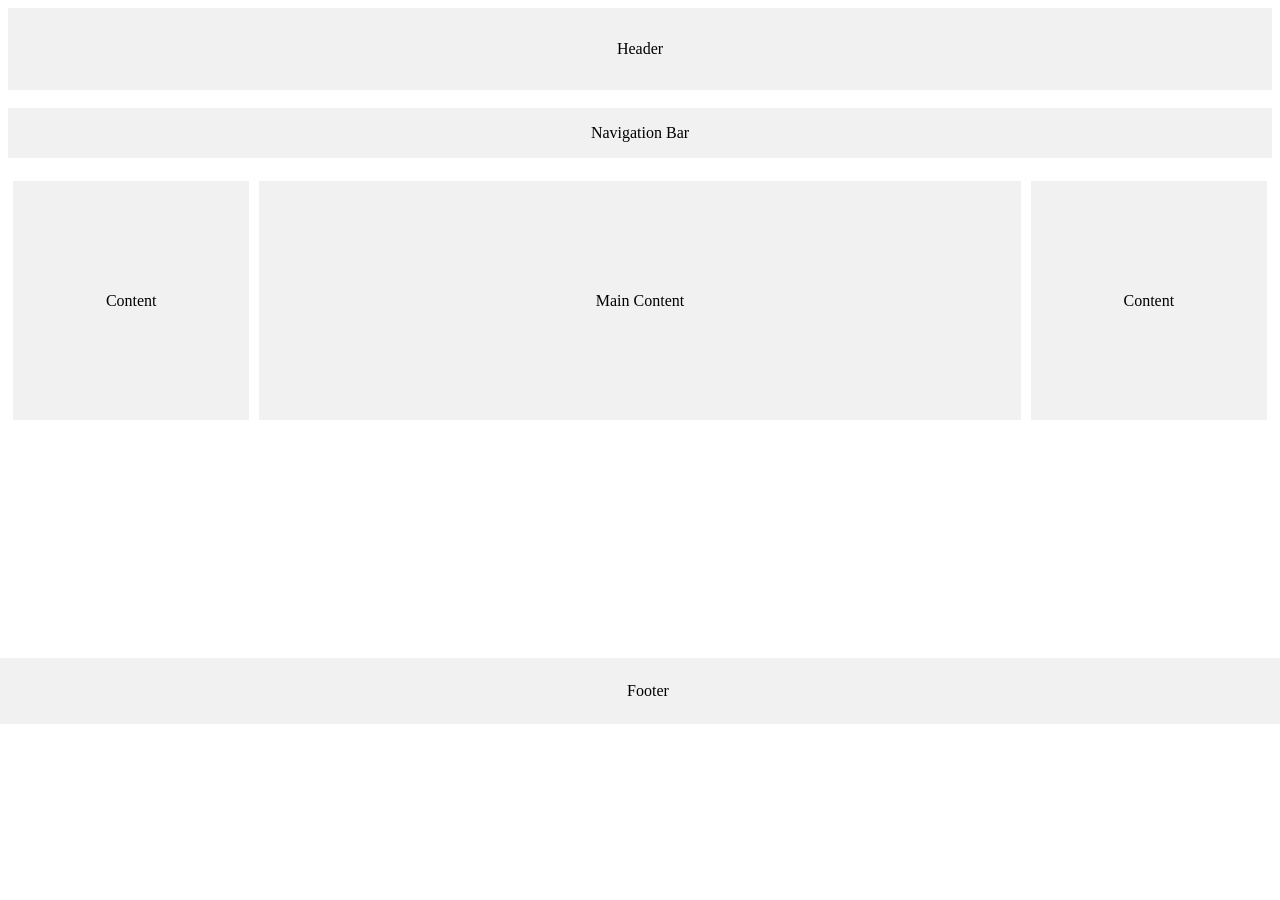
<file: layout-css/page.html>
<!DOCTYPE html>
<html>
<head>
<meta charset="utf-8">
<meta name="viewport" content="width=device-width, initial-scale=1">
 <link rel="stylesheet" href="../layout-css/layout.css">

 <body>

<header> 
    
    Header

</header>
<br>
<ul class="topnav">
  
  
Navigation Bar 
 
</ul>
<br>


<div class="flex-container">

  <div style="flex-grow: 1">Content</div>
  <div style="flex-grow: 5">Main Content</div>
  <div style="flex-grow: 1">Content</div>


<footer>

  <p>Footer</p>
</footer>

 </body>
 </html>
</file>
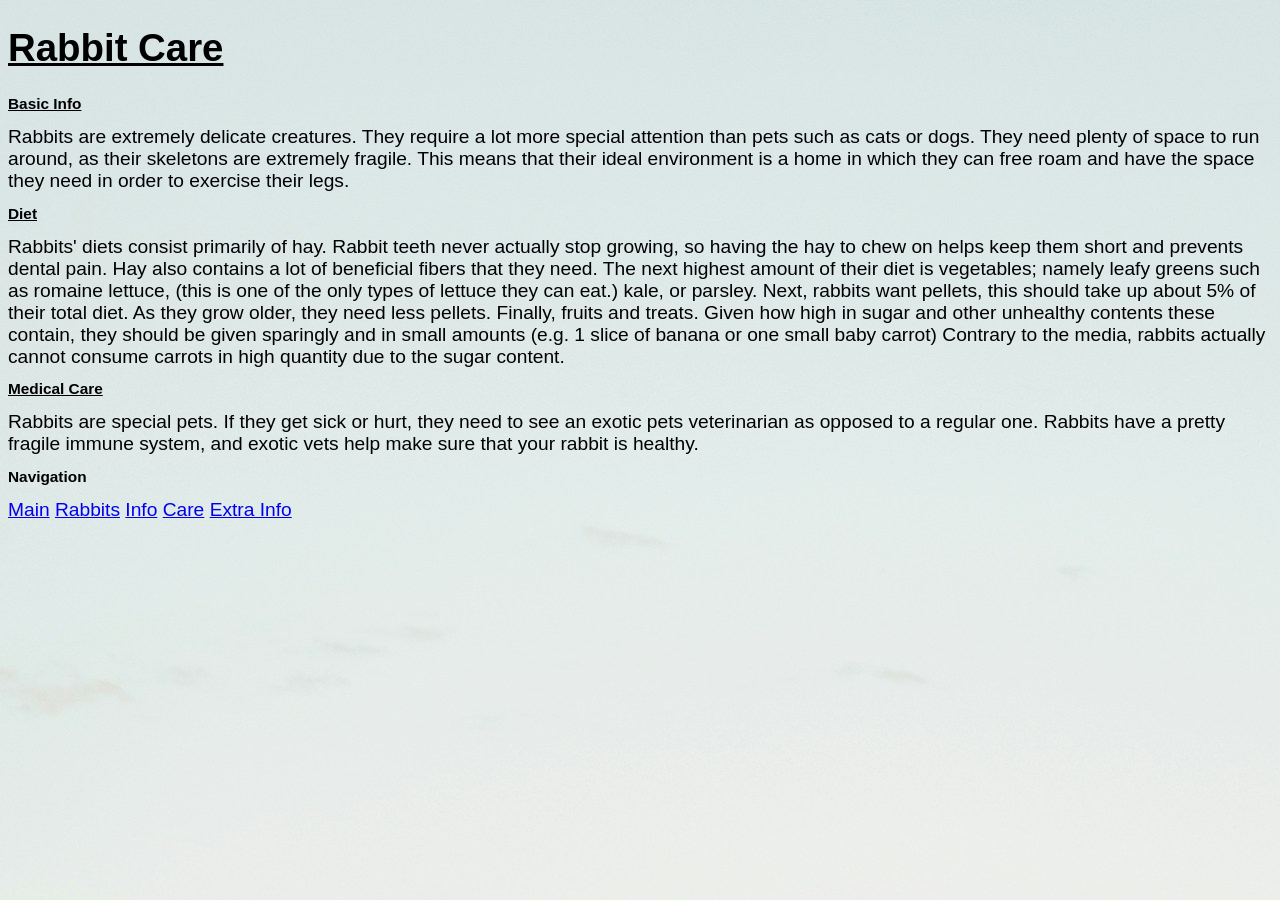
<file: midterm-site/care.html>
<!DOCTYPE html>
<html lang="en">

<head>
    <meta charset="UTF-8">
    <meta name="viewport" content="width=device-width, initial-scale=1.0">
    <title>Rabbit Research</title>
    <link rel="stylesheet" href="styles.css">

</head>

<body>

<u>
<h1> Rabbit Care </h1>
</u>
 


<u>
<h2> Basic Info </h2>
</u>
Rabbits are extremely delicate creatures. They require a lot more special attention
than pets such as cats or dogs. They need plenty of space to
run around, as their skeletons are extremely fragile. This means that their ideal
environment is a home in which they can free roam and have 
the space they need in order to exercise their legs.

<u>
    <h2> Diet </h2>
</u>

Rabbits' diets consist primarily of hay. Rabbit teeth never
actually stop growing, so having the hay to chew on helps 
keep them short and prevents dental pain. Hay also contains
a lot of beneficial fibers that they need. The next highest
amount of their diet is vegetables; namely leafy greens such as 
romaine lettuce, (this is one of the only types of lettuce they
can eat.) kale, or parsley. Next, rabbits want pellets, this should
take up about 5% of their total diet. As they grow older, they 
need less pellets. Finally, fruits and treats. Given how high
in sugar and other unhealthy contents these contain, they should
be given sparingly and in small amounts (e.g. 1 slice of banana
or one small baby carrot) Contrary to the media, rabbits actually
cannot consume carrots in high quantity due to the sugar 
content.

<u>
    <h2> Medical Care</h2>
</u>

Rabbits are special pets. If they get sick or hurt, they need to
see an exotic pets veterinarian as opposed to a regular one.
Rabbits have a pretty fragile immune system, and exotic vets 
help make sure that your rabbit is healthy.

<br>
<h2> Navigation</h2>
<a href="index.html">Main</a>
<a href="rabbits.html">Rabbits</a>
<a href="info.html">Info</a>
<a href="care.html">Care</a>
<a href="external.html">Extra Info</a>  

</body>
</html>
</file>
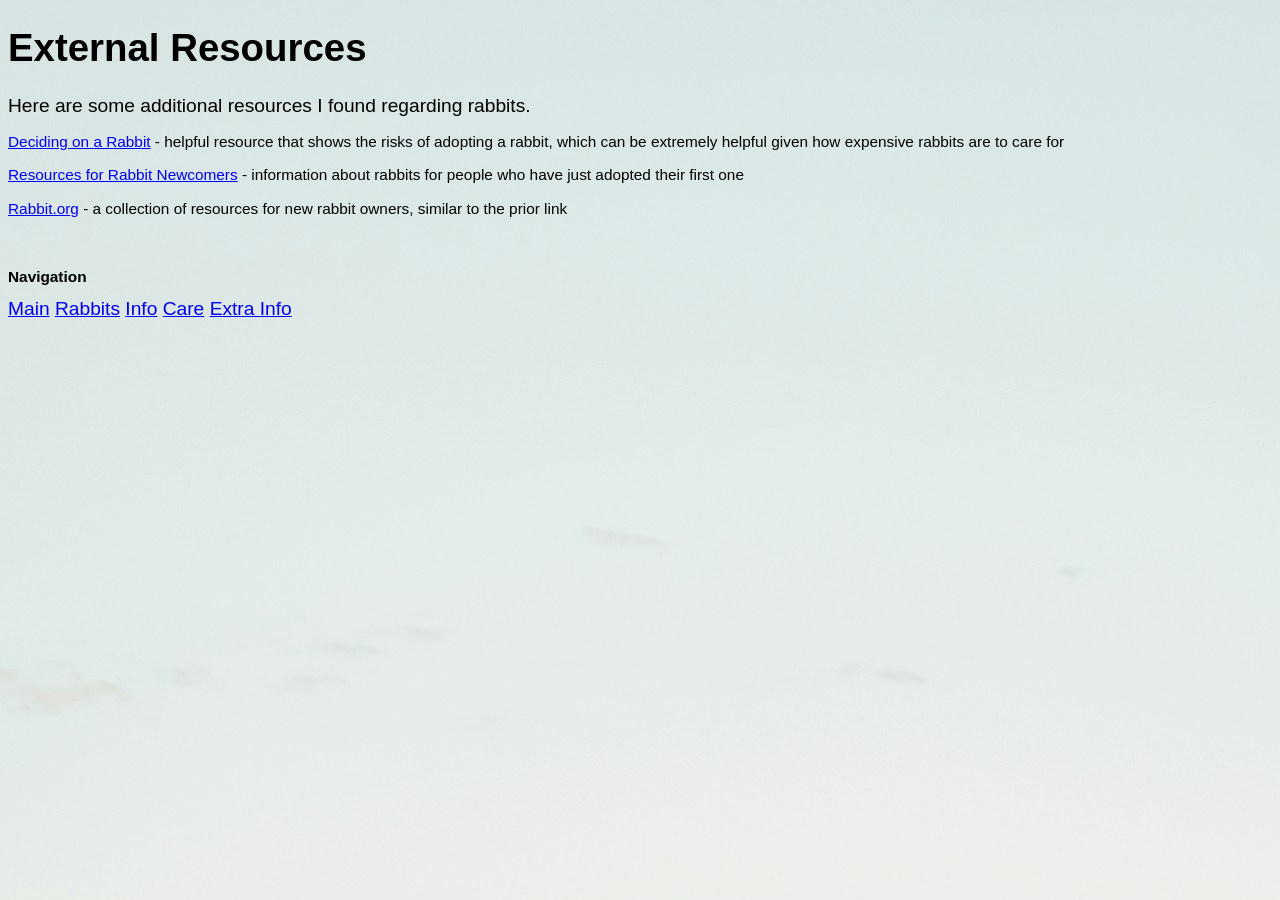
<file: midterm-site/external.html>
<!DOCTYPE html>
<html lang="en">

<head>
    <meta charset="UTF-8">
    <meta name="viewport" content="width=device-width, initial-scale=1.0">
    <title>Resources</title>
    <link rel="stylesheet" href="styles.css">

</head>

<body>
<h1> External Resources</h1>
Here are some additional resources I found regarding rabbits.
<br>
<p> <a href="https://wabbitwiki.com/wiki/Deciding_on_a_rabbit">
    Deciding on a Rabbit</a> - helpful resource that shows the 
    risks of adopting a rabbit, which can be extremely helpful given 
    how expensive rabbits are to care for
</p>

<p>

<a href="https://rabbit.org/audiences/for-rabbit-newcomers/">Resources for Rabbit Newcomers</a>
- information about rabbits for people who have just adopted their
first one
</p>
<p>
    <a href="https://rabbit.org">Rabbit.org</a> 
    - a collection of resources for new rabbit owners, similar to 
    the prior link
</p>

<br>
<h2> Navigation</h2>
<a href="index.html">Main</a>
<a href="rabbits.html">Rabbits</a>
<a href="info.html">Info</a>
<a href="care.html">Care</a>
<a href="external.html">Extra Info</a>  

</body>
</html>
</file>
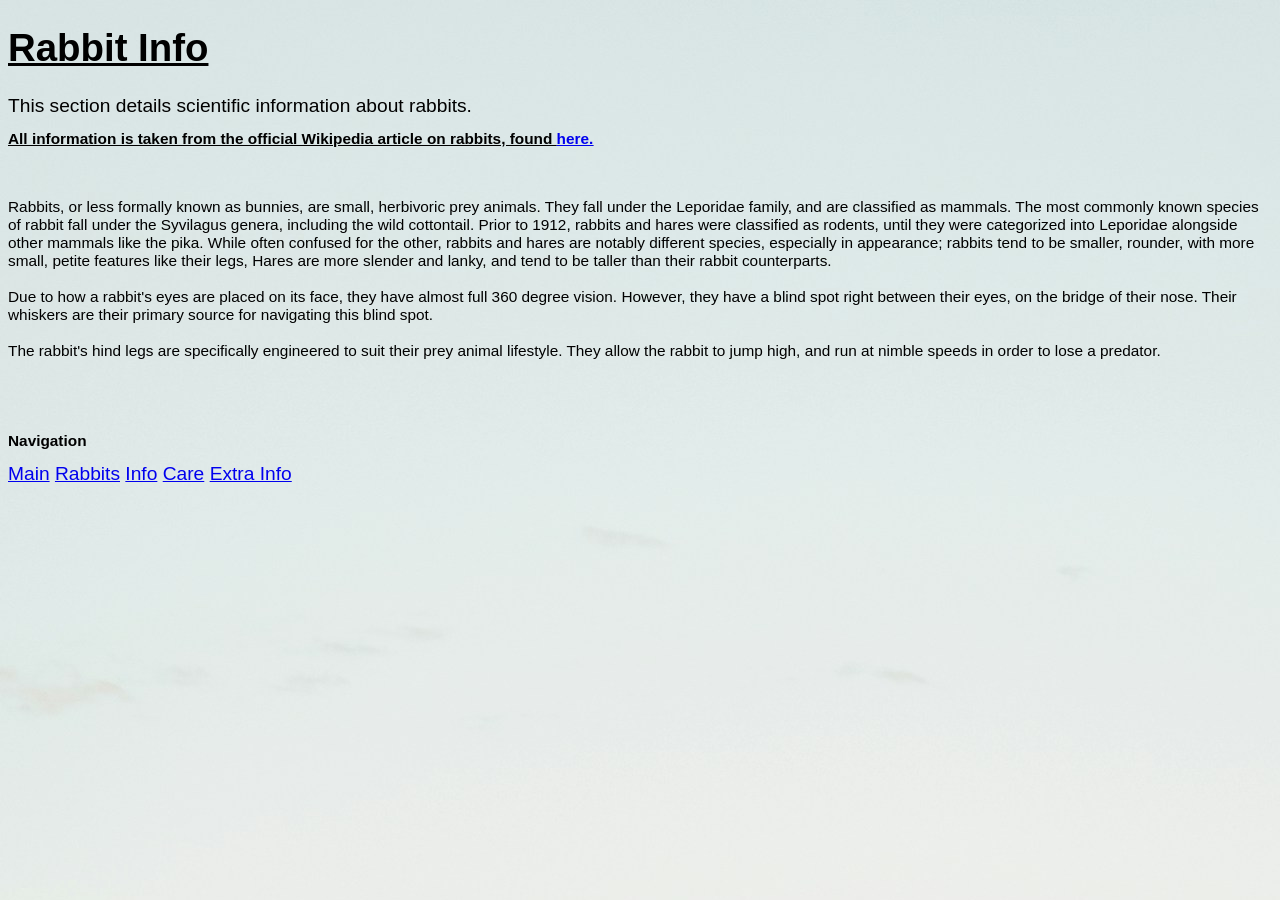
<file: midterm-site/info.html>
<!DOCTYPE html>
<html lang="en">

<head>
    <meta charset="UTF-8">
    <meta name="viewport" content="width=device-width, initial-scale=1.0">
    <title>Rabbit Research</title>
    <link rel="stylesheet" href="styles.css">

</head>

<body>

<u>
<h1> Rabbit Info </h1>
</u>

This section details scientific information about rabbits. 
<br>
<u>
    <h2> All information is taken from the official Wikipedia article on rabbits, found <a href="https://en.wikipedia.org/wiki/Rabbit">here.</a> </h2>
    
</u>

<br>

<p>Rabbits, or less formally known as bunnies, are small, herbivoric prey animals.
    They fall under the Leporidae family, and are classified
    as mammals. The most commonly known species of rabbit fall 
    under the Syvilagus genera, including the wild cottontail.
    Prior to 1912, rabbits and hares were classified as rodents,
    until they were categorized into Leporidae alongside other
    mammals like the pika. While often confused for the other, 
    rabbits and hares are notably different species, especially
    in appearance; rabbits tend to be smaller, rounder, with more
    small, petite features like their legs, Hares are more 
    slender and lanky, and tend to be taller than their rabbit counterparts.

    <br>  
    <br>
    Due to how a rabbit's eyes are placed on its face, they have almost
    full 360 degree vision. However, they have a blind spot right between
    their eyes, on the bridge of their nose. Their whiskers
    are their primary source for navigating this blind spot.

    <br>
    <br>
    The rabbit's hind legs are specifically engineered to suit
    their prey animal lifestyle. They allow the rabbit to jump
    high, and run at nimble speeds in order to lose a predator.
    
</p>

<br>

<br>
<h2> Navigation</h2>
<a href="index.html">Main</a>
<a href="rabbits.html">Rabbits</a>
<a href="info.html">Info</a>
<a href="care.html">Care</a>
<a href="external.html">Extra Info</a>  

</body>
</html>
</file>
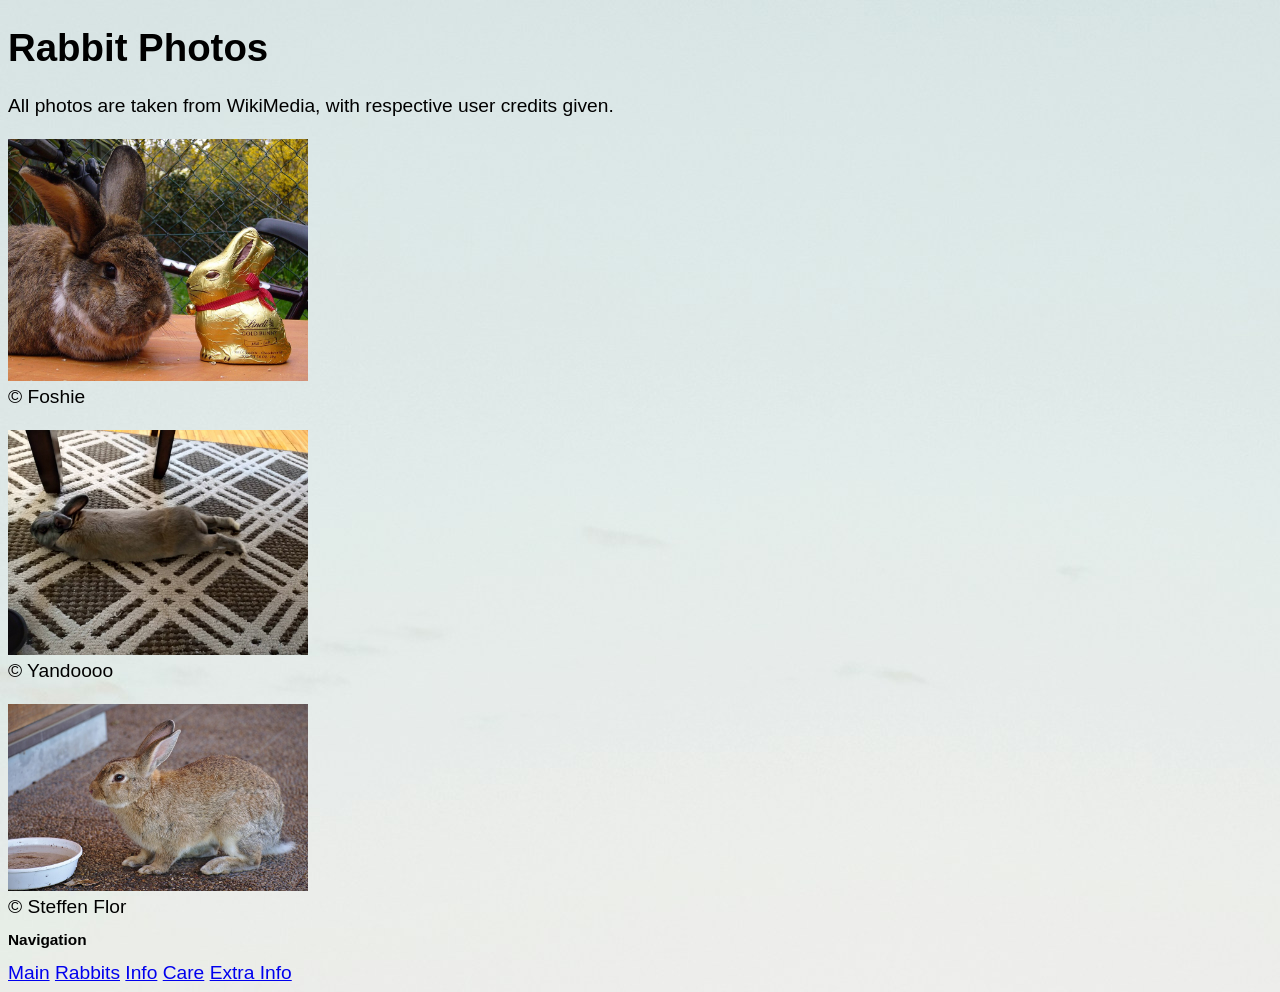
<file: midterm-site/rabbits.html>
<!DOCTYPE html>
<html lang="en">

<head>
    <meta charset="UTF-8">
    <meta name="viewport" content="width=device-width, initial-scale=1.0">
    <title>Rabbits</title>
    <link rel="stylesheet" href="styles.css">
</head>

<body>

<h1> Rabbit Photos </h1>
All photos are taken from WikiMedia, with respective user credits given.

<br>
<br>

<img src="chunky.jpg" alt="a small brown rabbit alongside a 
chocolate easter bunny" width="300">

<br>
© Foshie

<br>
<br>

<img src="sploot.jpg" alt="a small, light brown rabbit relaxing on the carpet." 
width="300">

<br>
© Yandoooo

<br>
<br>

<img src="rabbit_island.jpg" alt="a small, light brown rabbit that resides on Okunoshima Island, Japan
which is better known as Rabbit Island" width="300">

<br>
© Steffen Flor

<br>
<h2> Navigation</h2>
<a href="index.html">Main</a>
<a href="rabbits.html">Rabbits</a>
<a href="info.html">Info</a>
<a href="care.html">Care</a>
<a href="external.html">Extra Info</a>  

</body>
</html>
</file>
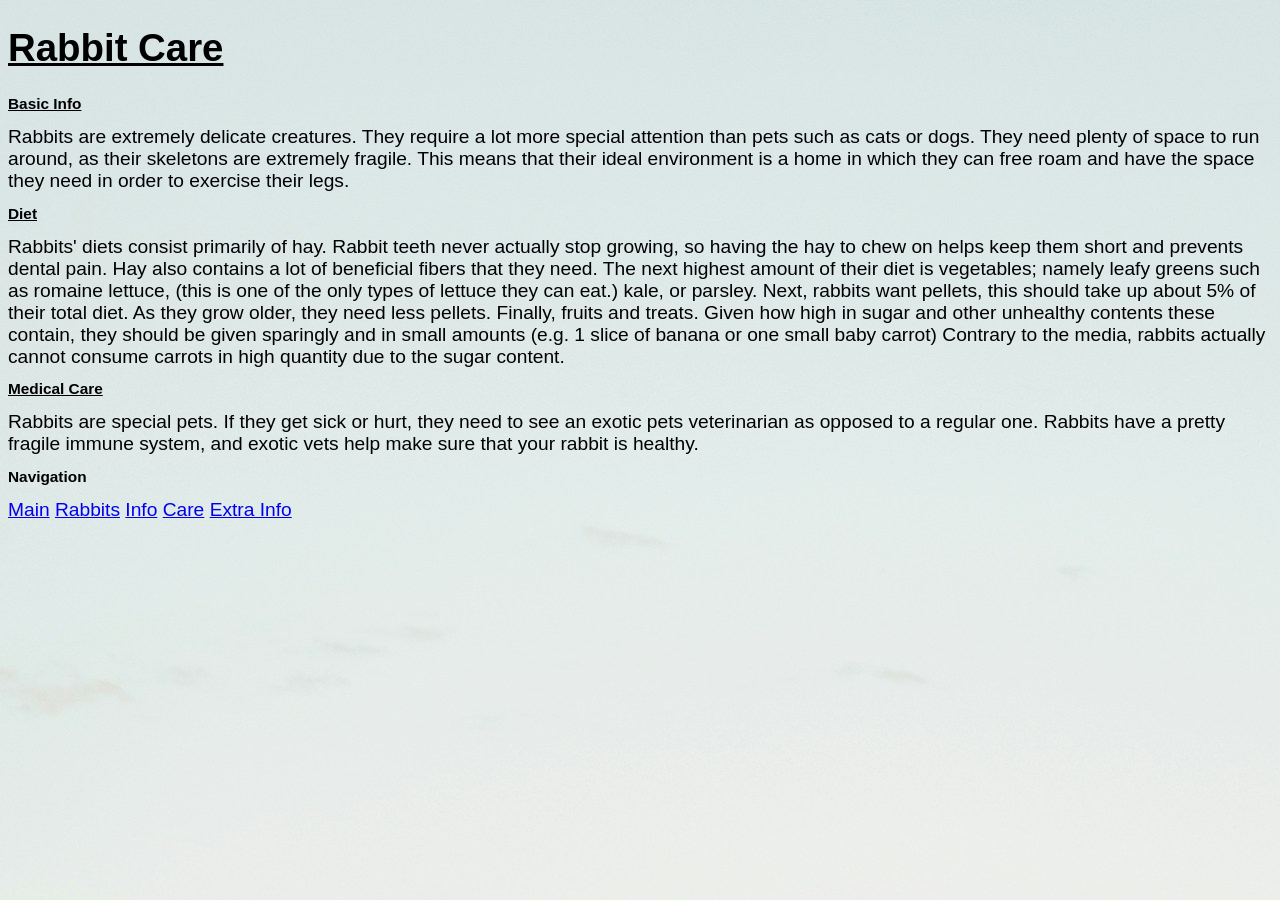
<file: midterm-site/navigation/care.html>
<!DOCTYPE html>
<html lang="en">

<head>
    <meta charset="UTF-8">
    <meta name="viewport" content="width=device-width, initial-scale=1.0">
    <title>Rabbit Research</title>
    <link rel="stylesheet" href="../css/styles.css">

</head>

<body>

<u>
<h1> Rabbit Care </h1>
</u>
 


<u>
<h2> Basic Info </h2>
</u>
Rabbits are extremely delicate creatures. They require a lot more special attention
than pets such as cats or dogs. They need plenty of space to
run around, as their skeletons are extremely fragile. This means that their ideal
environment is a home in which they can free roam and have 
the space they need in order to exercise their legs.

<u>
    <h2> Diet </h2>
</u>

Rabbits' diets consist primarily of hay. Rabbit teeth never
actually stop growing, so having the hay to chew on helps 
keep them short and prevents dental pain. Hay also contains
a lot of beneficial fibers that they need. The next highest
amount of their diet is vegetables; namely leafy greens such as 
romaine lettuce, (this is one of the only types of lettuce they
can eat.) kale, or parsley. Next, rabbits want pellets, this should
take up about 5% of their total diet. As they grow older, they 
need less pellets. Finally, fruits and treats. Given how high
in sugar and other unhealthy contents these contain, they should
be given sparingly and in small amounts (e.g. 1 slice of banana
or one small baby carrot) Contrary to the media, rabbits actually
cannot consume carrots in high quantity due to the sugar 
content.

<u>
    <h2> Medical Care</h2>
</u>

Rabbits are special pets. If they get sick or hurt, they need to
see an exotic pets veterinarian as opposed to a regular one.
Rabbits have a pretty fragile immune system, and exotic vets 
help make sure that your rabbit is healthy.

<br>
<h2> Navigation</h2>
<a href="../about/index.html">Main</a>
<a href="../navigation/rabbits.html">Rabbits</a>
<a href="../navigation/info.html">Info</a>
<a href="../navigation/care.html">Care</a>
<a href="../navigation/external.html">Extra Info</a>  

</body>
</html>
</file>
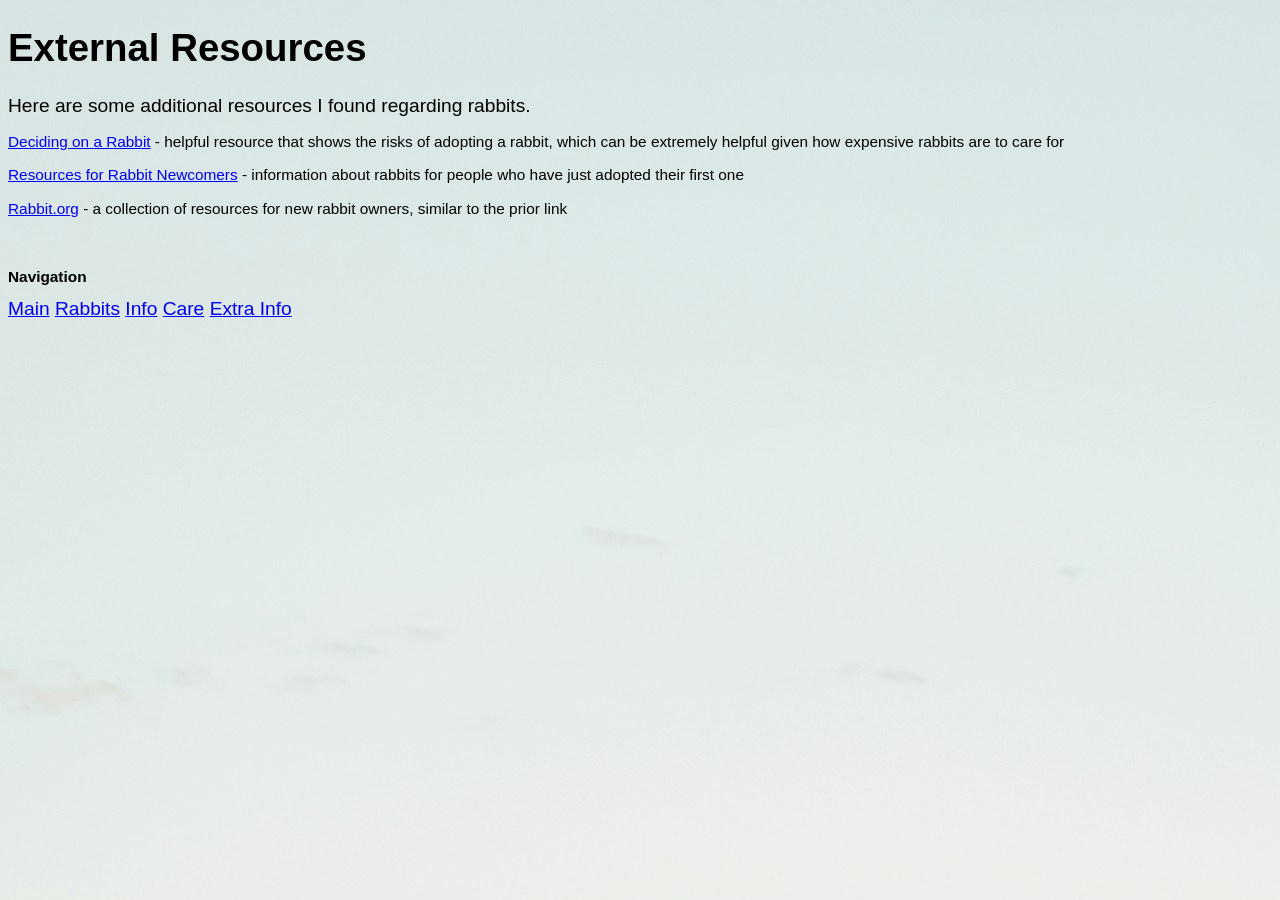
<file: midterm-site/navigation/external.html>
<!DOCTYPE html>
<html lang="en">

<head>
    <meta charset="UTF-8">
    <meta name="viewport" content="width=device-width, initial-scale=1.0">
    <title>Resources</title>
    <link rel="stylesheet" href="../css/styles.css">

</head>

<body>
<h1> External Resources</h1>
Here are some additional resources I found regarding rabbits.
<br>
<p> <a href="https://wabbitwiki.com/wiki/Deciding_on_a_rabbit">
    Deciding on a Rabbit</a> - helpful resource that shows the 
    risks of adopting a rabbit, which can be extremely helpful given 
    how expensive rabbits are to care for
</p>

<p>

<a href="https://rabbit.org/audiences/for-rabbit-newcomers/">Resources for Rabbit Newcomers</a>
- information about rabbits for people who have just adopted their
first one
</p>
<p>
    <a href="https://rabbit.org">Rabbit.org</a> 
    - a collection of resources for new rabbit owners, similar to 
    the prior link
</p>

<br>
<h2> Navigation</h2>
<a href="../about/index.html">Main</a>
<a href="../navigation/rabbits.html">Rabbits</a>
<a href="../navigation/info.html">Info</a>
<a href="../navigation/care.html">Care</a>
<a href="../navigation/external.html">Extra Info</a>  
</body>
</html>
</file>
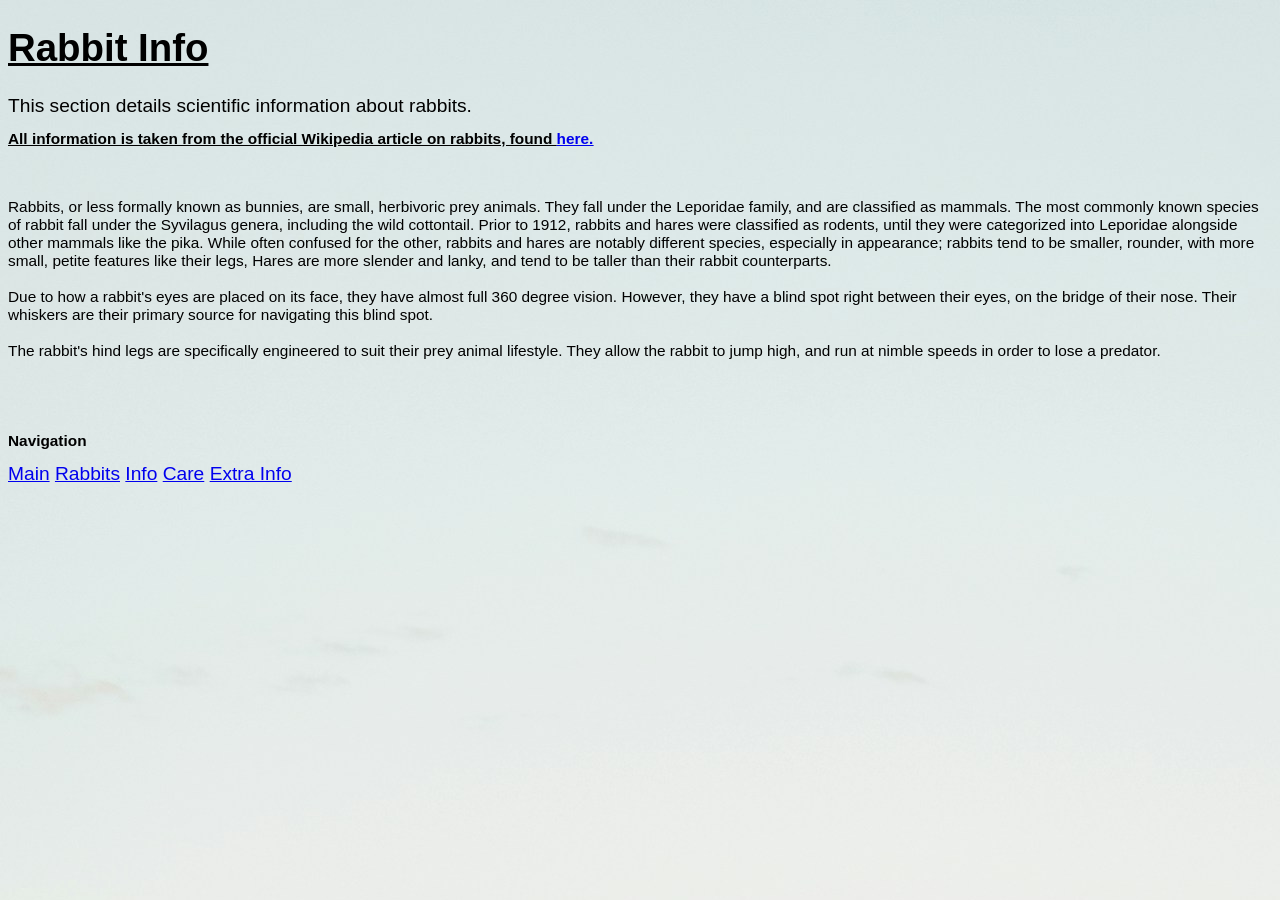
<file: midterm-site/navigation/info.html>
<!DOCTYPE html>
<html lang="en">

<head>
    <meta charset="UTF-8">
    <meta name="viewport" content="width=device-width, initial-scale=1.0">
    <title>Rabbit Research</title>
    <link rel="stylesheet" href="../css/styles.css">

</head>

<body>

<u>
<h1> Rabbit Info </h1>
</u>

This section details scientific information about rabbits. 
<br>
<u>
    <h2> All information is taken from the official Wikipedia article on rabbits, found <a href="https://en.wikipedia.org/wiki/Rabbit">here.</a> </h2>
    
</u>

<br>

<p>Rabbits, or less formally known as bunnies, are small, herbivoric prey animals.
    They fall under the Leporidae family, and are classified
    as mammals. The most commonly known species of rabbit fall 
    under the Syvilagus genera, including the wild cottontail.
    Prior to 1912, rabbits and hares were classified as rodents,
    until they were categorized into Leporidae alongside other
    mammals like the pika. While often confused for the other, 
    rabbits and hares are notably different species, especially
    in appearance; rabbits tend to be smaller, rounder, with more
    small, petite features like their legs, Hares are more 
    slender and lanky, and tend to be taller than their rabbit counterparts.

    <br>  
    <br>
    Due to how a rabbit's eyes are placed on its face, they have almost
    full 360 degree vision. However, they have a blind spot right between
    their eyes, on the bridge of their nose. Their whiskers
    are their primary source for navigating this blind spot.

    <br>
    <br>
    The rabbit's hind legs are specifically engineered to suit
    their prey animal lifestyle. They allow the rabbit to jump
    high, and run at nimble speeds in order to lose a predator.
    
</p>

<br>

<br>
<h2> Navigation</h2>
<a href="../about/index.html">Main</a>
<a href="../navigation/rabbits.html">Rabbits</a>
<a href="../navigation/info.html">Info</a>
<a href="../navigation/care.html">Care</a>
<a href="../navigation/external.html">Extra Info</a>  

</body>
</html>
</file>
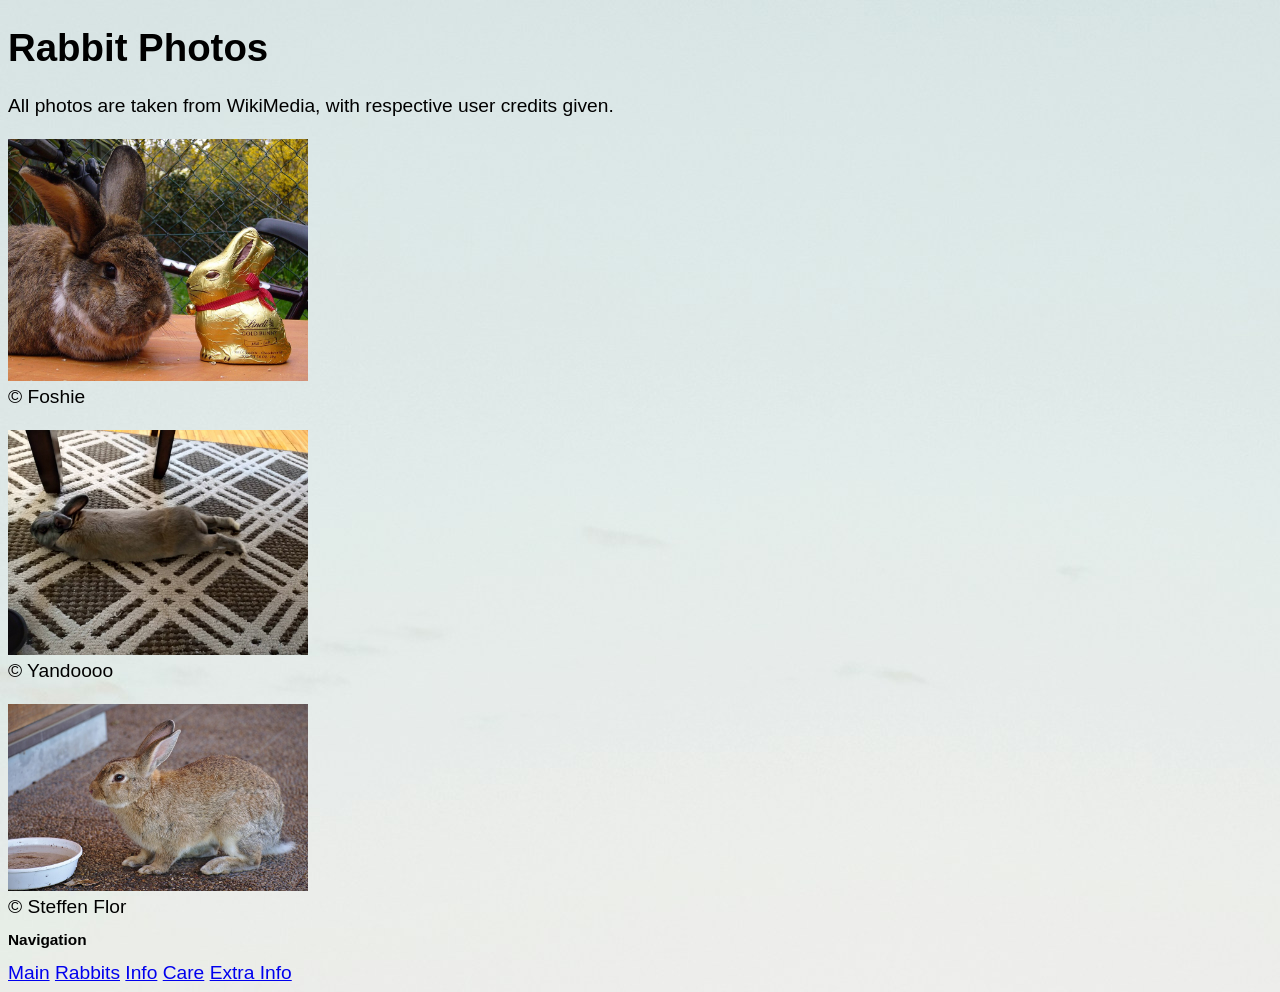
<file: midterm-site/navigation/rabbits.html>
<!DOCTYPE html>
<html lang="en">

<head>
    <meta charset="UTF-8">
    <meta name="viewport" content="width=device-width, initial-scale=1.0">
    <title>Rabbits</title>
    <link rel="stylesheet" href="../css/styles.css">
</head>

<body>

<h1> Rabbit Photos </h1>
All photos are taken from WikiMedia, with respective user credits given.

<br>
<br>

<img src="../images/chunky.jpg" alt="a small brown rabbit alongside a 
chocolate easter bunny" width="300">

<br>
© Foshie

<br>
<br>

<img src="../images/sploot.jpg" alt="a small, light brown rabbit relaxing on the carpet." 
width="300">

<br>
© Yandoooo

<br>
<br>

<img src="../images/rabbit_island.jpg" alt="a small, light brown rabbit that resides on Okunoshima Island, Japan
which is better known as Rabbit Island" width="300">

<br>
© Steffen Flor

<br>
<h2> Navigation</h2>
<a href="../about/index.html">Main</a>
<a href="../navigation/rabbits.html">Rabbits</a>
<a href="../navigation/info.html">Info</a>
<a href="../navigation/care.html">Care</a>
<a href="../navigation/external.html">Extra Info</a>  

</body>
</html>
</file>
<file: midterm-site/styles.css>
body {

font-size: 1.2em;
font-family:'Trebuchet MS', 'Lucida Sans Unicode', 'Lucida Grande', 'Lucida Sans', Arial, sans-serif

}


h1 {

font-family:'Gill Sans', 'Gill Sans MT', Calibri, 'Trebuchet MS', sans-serif;

}

h2 {

font-size:0.8em;
font-family: Arial, Helvetica, sans-serif
}

p {
  font-size: 0.8em;
  font-family:'Lucida Sans', 'Lucida Sans Regular', 'Lucida Grande', 'Lucida Sans Unicode', Geneva, Verdana, sans-serif
}



@font-face {
font-family: starborn;
src: url(https://dl.dropbox.com/s/l0541on0m5eqvdj/Starborn.ttf);
}

@font-face {
font-family: pixel;
src: url(https://dl.dropbox.com/s/kmhe7d3n18vdz5e/w95fa.woff?dl=0);
}


body {

    background-image:url(forest.jpg)
}


.container {
border-width:7px;
  
  width: 870px;
  height: 665px;
  position: relative;
  padding: 5px;
  z-index: 4;

}
</file>
<file: layout-css/layout.css>
header {
  background-color: #f1f1f1;
  text-align: center;
  padding: 2em;
}


ul.topnav {
  display: flex;
  list-style-type: none;
  margin: 0;
  padding: 1em;
  background-color: #f1f1f1;
  justify-content: center;


}

ul.topnav li a {
  display: block;
  color: #302f2f;
  padding: 14px 16px;
  text-decoration: none;
  justify-content: center;
}


ul.topnav li a:hover {
  background-color: #dddddd;
  color: rgb(164, 164, 164);
  justify-content: center;
}

div.flex-container {
  display: flex;
  
  flex-direction: row;
}

div.flex-container > div {
  display: flex;
  margin: 5px;
  background-color: #f1f1f1;
  gap: 20px;
  padding: 2em;
  justify-content: center;
  align-items: center;

  height: 175px;


}





@media screen and (max-width:600px) {
  div.flex-container {
    flex-direction: column;

  }
  
}

footer {
  position: fixed;
  bottom: 11em;
  left: 0;
  width: 100%;
  background-color: #f1f1f1;
  padding: 8px;
  text-align: center;
  z-index: 1000;
}
</file>
<file: midterm-site/css/styles.css>
body {

font-size: 1.2em;
font-family:'Trebuchet MS', 'Lucida Sans Unicode', 'Lucida Grande', 'Lucida Sans', Arial, sans-serif

}


h1 {

font-family:'Gill Sans', 'Gill Sans MT', Calibri, 'Trebuchet MS', sans-serif;

}

h2 {

font-size:0.8em;
font-family: Arial, Helvetica, sans-serif
}

p {
  font-size: 0.8em;
  font-family:'Lucida Sans', 'Lucida Sans Regular', 'Lucida Grande', 'Lucida Sans Unicode', Geneva, Verdana, sans-serif
}



@font-face {
font-family: starborn;
src: url(https://dl.dropbox.com/s/l0541on0m5eqvdj/Starborn.ttf);
}

@font-face {
font-family: pixel;
src: url(https://dl.dropbox.com/s/kmhe7d3n18vdz5e/w95fa.woff?dl=0);
}


body {

    background-image:url(../images/forest.jpg)
}


.container {
border-width:7px;
  
  width: 870px;
  height: 665px;
  position: relative;
  padding: 5px;
  z-index: 4;

}
</file>
